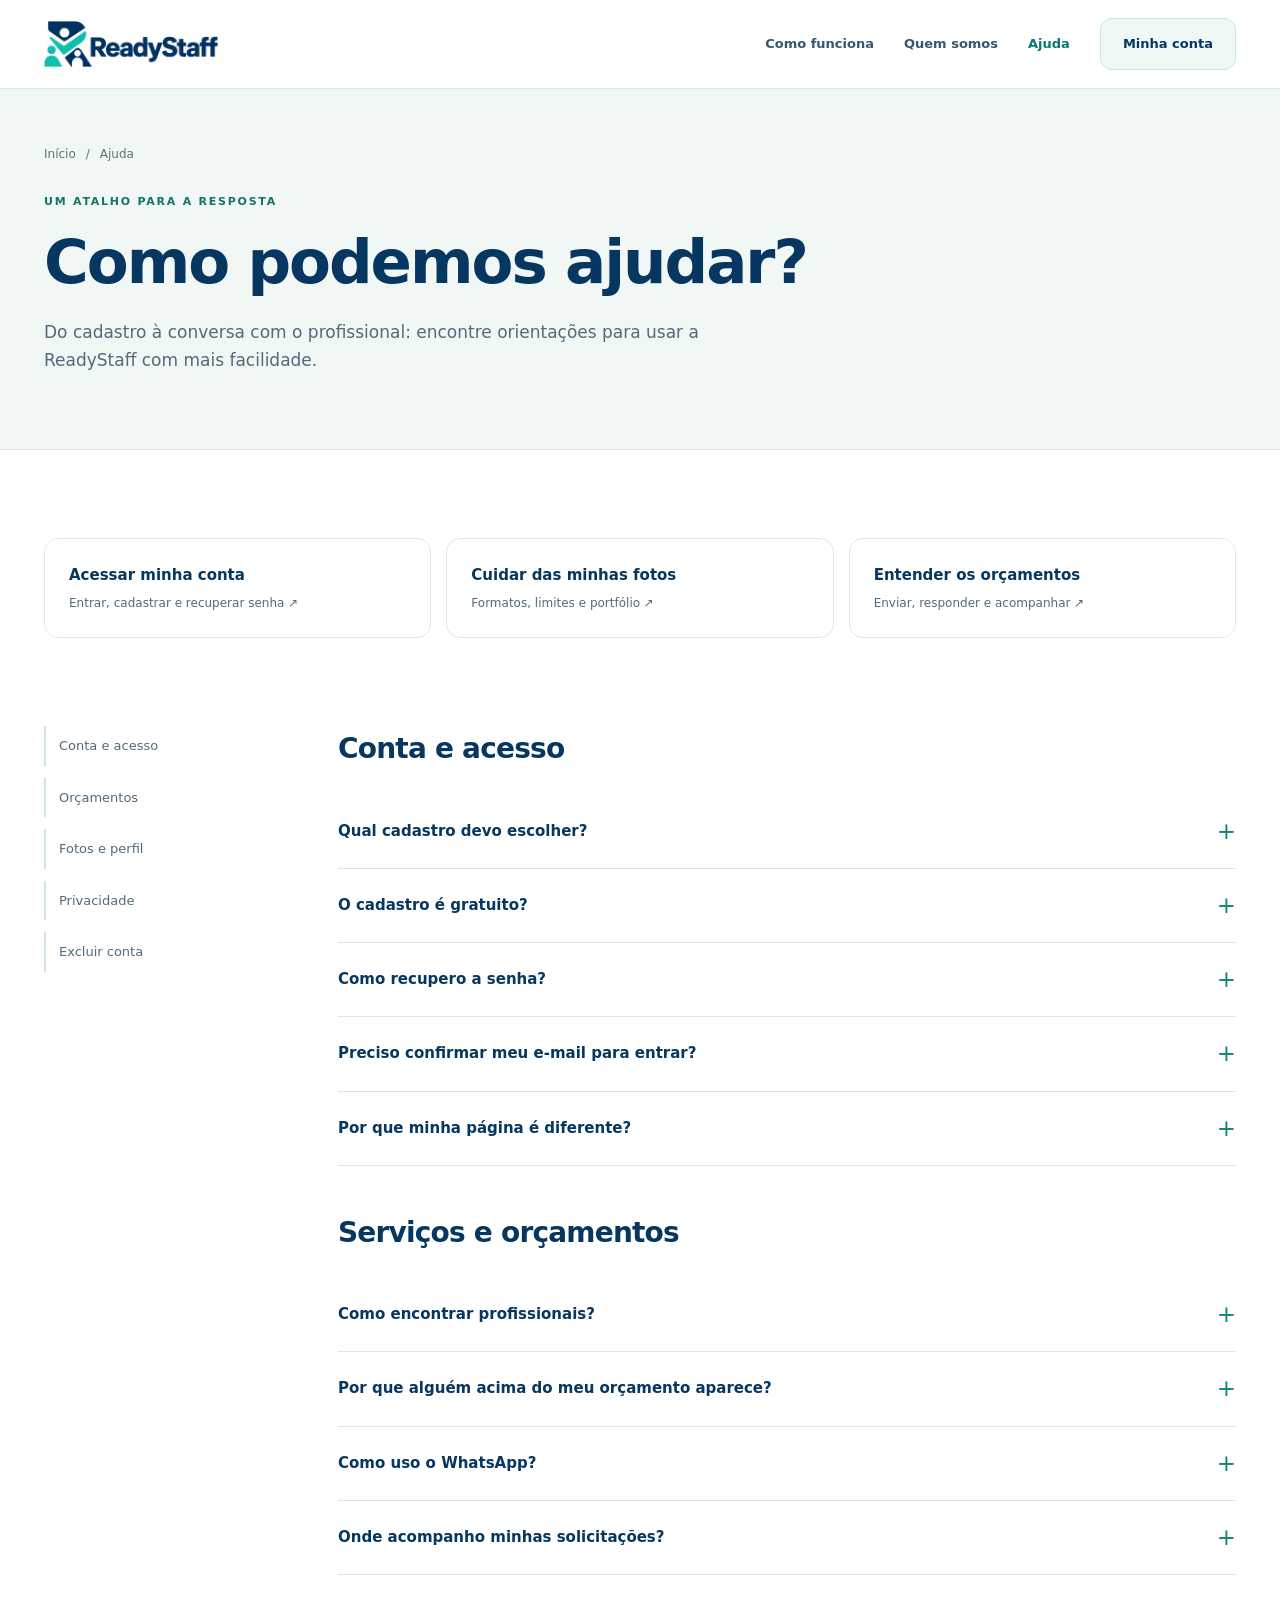
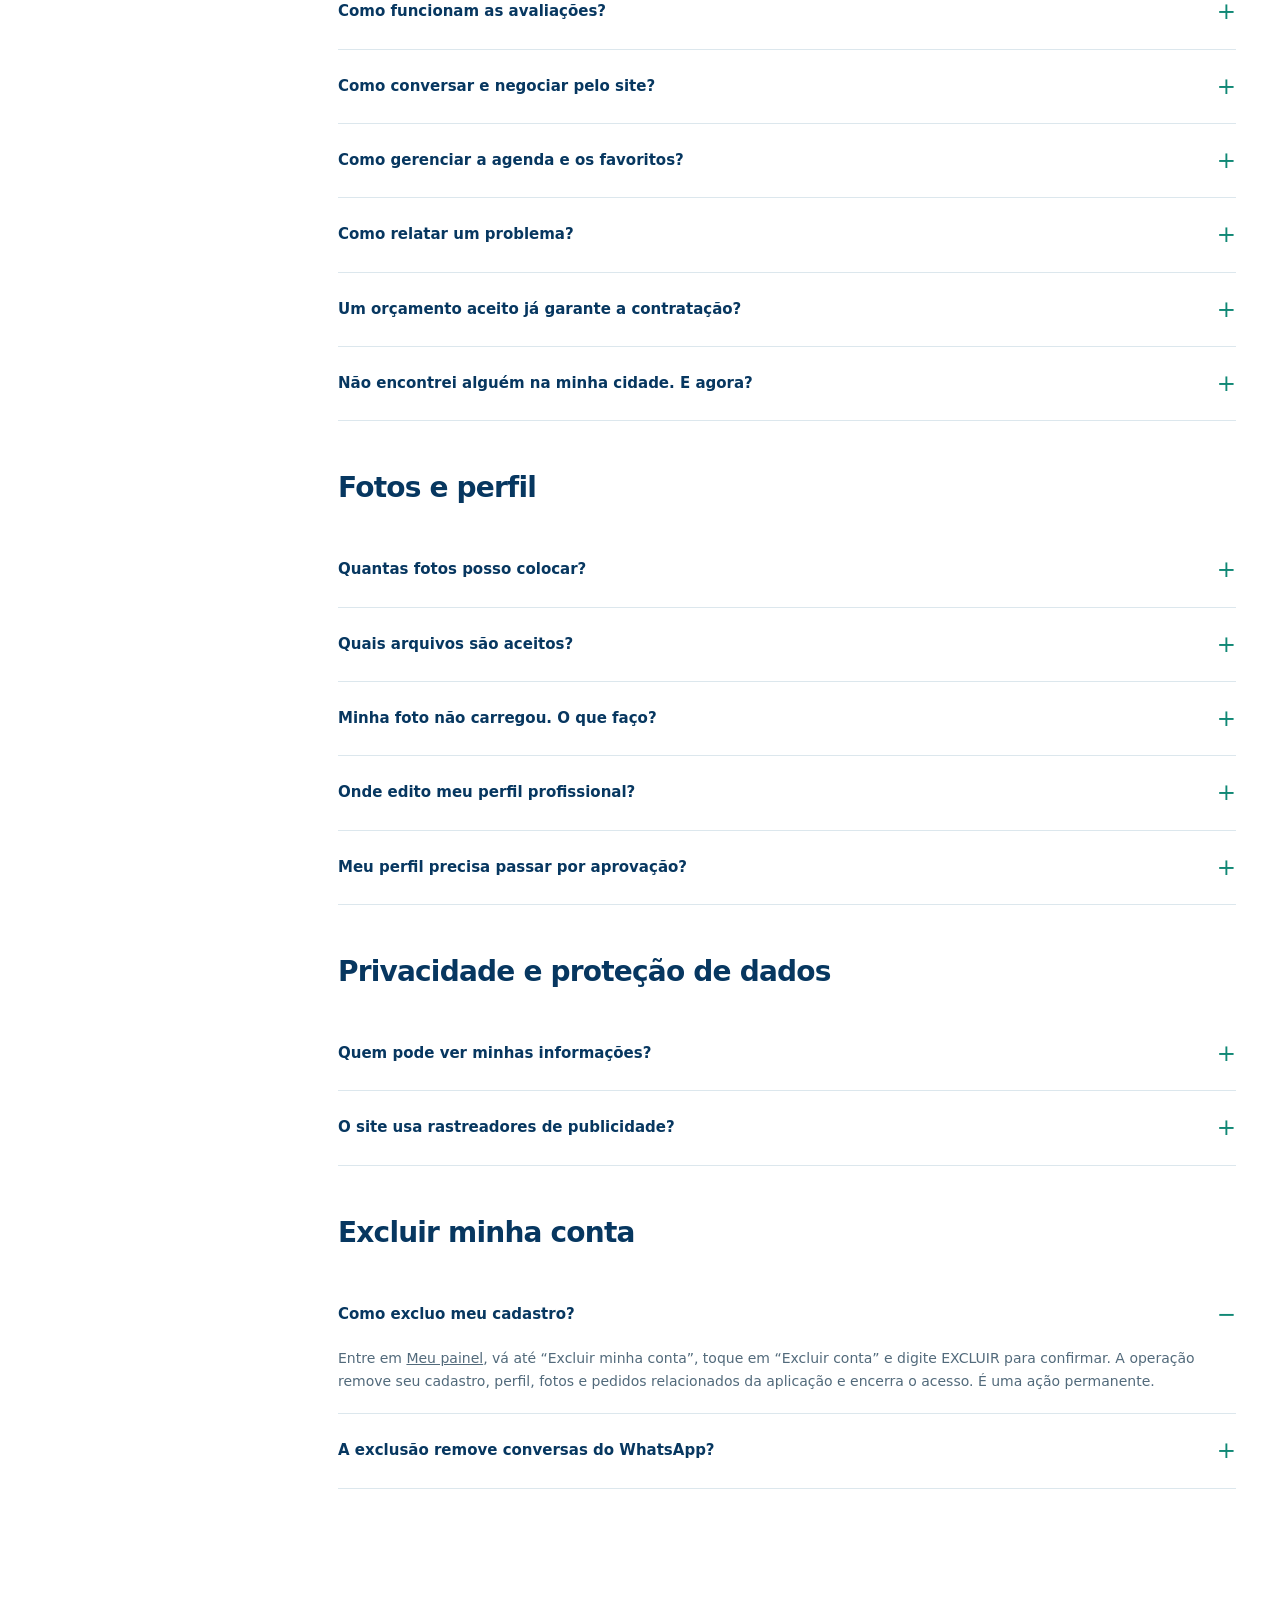
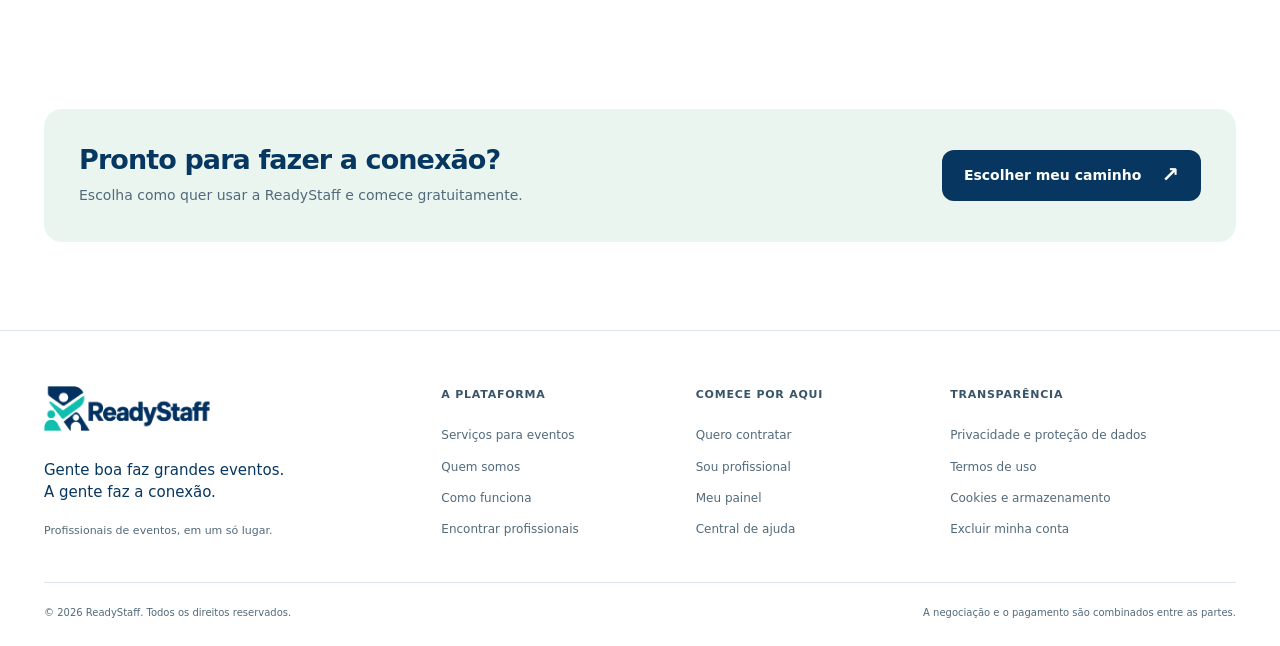
<file: ajuda.html>
<!doctype html>
<html lang="pt-BR"><head><meta charset="utf-8"><meta name="viewport" content="width=device-width,initial-scale=1,viewport-fit=cover">
<title>Central de ajuda — ReadyStaff</title><meta name="description" content="Respostas sobre cadastros, orçamentos, fotos, acesso, privacidade e exclusão de conta na ReadyStaff."><meta name="theme-color" content="#073760"><link rel="canonical" href="https://readystaff.site/ajuda">
<meta property="og:type" content="website"><meta property="og:locale" content="pt_BR"><meta property="og:site_name" content="ReadyStaff"><meta property="og:title" content="Central de ajuda — ReadyStaff"><meta property="og:description" content="Respostas sobre cadastros, orçamentos, fotos, acesso, privacidade e exclusão de conta na ReadyStaff."><meta property="og:url" content="https://readystaff.site/ajuda"><meta property="og:image" content="https://readystaff.site/assets/logo-readystaff.png">
<link rel="icon" type="image/svg+xml" sizes="any" href="assets/favicon-readystaff.svg?v=20260917-1"><link rel="stylesheet" href="base.css?v=20260915-5"><link rel="stylesheet" href="account.css"><link rel="stylesheet" href="platform.css?v=20260915-5"><script src="site.js?v=20260915-5" defer></script><script type="application/ld+json">{"@context":"https://schema.org","@type":"WebPage","url":"https://readystaff.site/ajuda","name":"Central de ajuda — ReadyStaff","inLanguage":"pt-BR","isPartOf":{"@id":"https://readystaff.site/#website"}}</script></head><body class="rs-site rs-content"><a class="skip-link" href="#conteudo">Pular para o conteúdo</a>
<header class="header rs-header"><div class="wrap nav">
<a class="logo" href="index.html" aria-label="ReadyStaff — início"><img src="assets/logo-readystaff.png" alt="ReadyStaff" width="176" height="48"></a>
<button class="menu-toggle" type="button" aria-expanded="false" aria-controls="primary-nav"><span class="menu-bars" aria-hidden="true"></span><span>Menu</span></button>
<nav class="nav-links" id="primary-nav" aria-label="Navegação principal">
<a href="como-funciona.html">Como funciona</a><a href="quem-somos.html">Quem somos</a><a href="ajuda.html">Ajuda</a>
<a class="button nav-account" href="index.html?entrar=1">Minha conta</a>
</nav></div></header><main id="conteudo"><section class="page-hero"><div class="wrap"><nav class="breadcrumb" aria-label="Você está aqui"><a href="index.html">Início</a><span aria-hidden="true">/</span><span>Ajuda</span></nav><p class="eyebrow">Um atalho para a resposta</p><h1 class="display-title">Como podemos ajudar?</h1><p class="section-copy">Do cadastro à conversa com o profissional: encontre orientações para usar a ReadyStaff com mais facilidade.</p></div></section>
<section><div class="wrap help-shortcuts"><a href="#conta">Acessar minha conta <span>Entrar, cadastrar e recuperar senha ↗</span></a><a href="#fotos">Cuidar das minhas fotos <span>Formatos, limites e portfólio ↗</span></a><a href="#orcamentos">Entender os orçamentos <span>Enviar, responder e acompanhar ↗</span></a></div></section>
<section style="padding-top:0"><div class="wrap help-grid"><nav class="page-index" aria-label="Tópicos de ajuda"><a href="#conta">Conta e acesso</a><a href="#orcamentos">Orçamentos</a><a href="#fotos">Fotos e perfil</a><a href="#privacidade">Privacidade</a><a href="#excluir-conta">Excluir conta</a></nav><div>
<div class="help-group faq" id="conta"><h2>Conta e acesso</h2><details><summary>Qual cadastro devo escolher?</summary><p>Se você organiza um evento e procura alguém para trabalhar, escolha “Quero contratar”. Se presta serviços e quer divulgar seu trabalho, escolha “Sou profissional”.</p></details><details><summary>O cadastro é gratuito?</summary><p>Sim. Criar uma conta e publicar um perfil profissional são ações gratuitas. O valor do serviço contratado é definido com o profissional.</p></details><details><summary>Como recupero a senha?</summary><p>Abra <a href="index.html?entrar=1">Entrar</a>, toque em “Esqueci minha senha” e informe o e-mail da conta. Verifique também spam e lixo eletrônico. O link recebido permite criar uma nova senha.</p></details><details><summary>Preciso confirmar meu e-mail para entrar?</summary><p>O cadastro oferece acesso imediato, sem confirmação de e-mail como etapa obrigatória. Use um endereço válido: ele é necessário para recuperar sua senha.</p></details><details><summary>Por que minha página é diferente?</summary><p>O profissional acessa uma área com seu perfil e pedidos recebidos. O contratante usa a busca e acompanha os pedidos enviados. São experiências próprias para cada tipo de conta.</p></details></div>
<div class="help-group faq" id="orcamentos"><h2>Serviços e orçamentos</h2><details><summary>Como encontrar profissionais?</summary><p>Entre como contratante e abra <a href="encontrar.html">Encontrar profissionais</a>. Selecione categoria, cidade, orçamento, data ou avaliação mínima. Você também pode ordenar por preço ou nota e consultar seus favoritos. Abra um perfil para conhecer as informações completas.</p></details><details><summary>Por que alguém acima do meu orçamento aparece?</summary><p>Quem marca “Aceito propostas” pode aparecer para negociação mesmo com um preço inicial acima do valor filtrado. Confirme o total diretamente com a pessoa.</p></details><details><summary>Como uso o WhatsApp?</summary><p>O botão é exibido no perfil quando você está conectado como contratante e o profissional informou um número. A conversa acontece no WhatsApp e segue as regras desse serviço.</p></details><details><summary>Onde acompanho minhas solicitações?</summary><p>Em <a href="painel.html">Meu painel</a>. Você encontra pedidos pendentes, aceitos, recusados ou cancelados. Profissionais podem responder; contratantes podem cancelar pedidos ainda pendentes.</p></details><details><summary>Como funcionam as avaliações?</summary><p>Após o evento e a confirmação do serviço pelas duas partes, cada participante pode publicar uma nota de 1 a 5 estrelas e um comentário opcional. O contratante avalia o profissional e o profissional avalia o contratante. Cada pessoa pode avaliar uma única vez por serviço.</p></details><details><summary>Como conversar e negociar pelo site?</summary><p>Abra as mensagens do orçamento em Meu painel. Envie dúvidas e propostas de valor total. Somente o destinatário pode aceitar ou recusar uma proposta. O combinado fica registrado sem mudar o pedido original; a plataforma não processa pagamentos. A conversa aberta atualiza a cada 30 segundos e também tem um botão de atualização.</p></details><details><summary>Como gerenciar a agenda e os favoritos?</summary><p>Profissionais podem bloquear datas indisponíveis no painel. Contratantes podem salvar perfis pelo botão Favoritar e ativar Somente meus favoritos na busca. Ausência de bloqueio não garante disponibilidade: confirme os detalhes na conversa.</p></details><details><summary>Como relatar um problema?</summary><p>Use Relatar um problema no orçamento. O relato é privado para você e a administração autorizada; não é publicado no perfil. Não envie senhas ou dados sensíveis.</p></details><details><summary>Um orçamento aceito já garante a contratação?</summary><p>Não. Alinhe escopo, disponibilidade, valor final e condições diretamente. A ReadyStaff não recebe pagamentos, não garante a execução e não substitui o combinado entre as partes.</p></details><details><summary>Não encontrei alguém na minha cidade. E agora?</summary><p>Experimente ampliar a região ou retirar um filtro. Cada profissional informa onde está e deve confirmar se atende no local do seu evento.</p></details></div>
<div class="help-group faq" id="fotos"><h2>Fotos e perfil</h2><details><summary>Quantas fotos posso colocar?</summary><p>Contratantes podem adicionar uma foto opcional na conta. Profissionais podem incluir uma foto de perfil e até três fotos opcionais no portfólio, em formato horizontal ou vertical.</p></details><details><summary>Quais arquivos são aceitos?</summary><p>JPG, PNG, WebP e AVIF, com até 12 MB por arquivo original. Até 5 MB, o envio é direto. Arquivos maiores passam por otimização antes do envio.</p></details><details><summary>Minha foto não carregou. O que faço?</summary><p>Confira a conexão e o formato. Tente exportar uma cópia em JPG ou PNG, de preferência com até 5 MB, e selecione novamente. Só renomear a extensão não converte uma imagem. Se houver um erro, a mensagem próxima ao botão indica o problema.</p></details><details><summary>Onde edito meu perfil profissional?</summary><p>Entre no <a href="painel.html">painel</a> e escolha “Editar meu perfil”. Você pode atualizar apresentação, serviços, valores, contato, disponibilidade e fotos.</p></details><details><summary>Meu perfil precisa passar por aprovação?</summary><p>Não há fila de aprovação manual no cadastro. Você é responsável por manter informações verdadeiras e atualizadas. A publicação não representa uma verificação de credenciais pela plataforma.</p></details></div>
<div class="help-group faq" id="privacidade"><h2>Privacidade e proteção de dados</h2><details><summary>Quem pode ver minhas informações?</summary><p>Dados de conta e pedidos têm acesso restrito. Informações que você publica no perfil profissional são destinadas à apresentação dos seus serviços. As imagens usam endereços públicos: evite documentos, informações sensíveis e fotos de terceiros sem autorização. Veja os detalhes na <a href="privacidade.html">Política de privacidade</a>.</p></details><details><summary>O site usa rastreadores de publicidade?</summary><p>Esta versão não inclui scripts próprios de publicidade ou análise de audiência. O navegador guarda informações necessárias para manter sua sessão e preferências de navegação. Consulte <a href="privacidade.html#cookies">Cookies e armazenamento</a>.</p></details></div>
<div class="help-group faq" id="excluir-conta"><h2>Excluir minha conta</h2><details open><summary>Como excluo meu cadastro?</summary><p>Entre em <a href="painel.html">Meu painel</a>, vá até “Excluir minha conta”, toque em “Excluir conta” e digite EXCLUIR para confirmar. A operação remove seu cadastro, perfil, fotos e pedidos relacionados da aplicação e encerra o acesso. É uma ação permanente.</p></details><details><summary>A exclusão remove conversas do WhatsApp?</summary><p>Não. Conversas, downloads e cópias feitas fora da ReadyStaff não são controlados pela plataforma. A exclusão também está sujeita às situações de conservação previstas na legislação e aos ciclos de backup dos fornecedores.</p></details></div>
</div></div></section><section><div class="wrap"><div class="inline-cta"><div><h2>Pronto para fazer a conexão?</h2><p>Escolha como quer usar a ReadyStaff e comece gratuitamente.</p></div><a class="button" href="index.html#comecar">Escolher meu caminho <span aria-hidden="true">↗</span></a></div></div></section></main><footer class="rs-footer"><div class="wrap">
<div class="footer-grid"><div class="footer-brand"><a class="logo" href="index.html"><img src="assets/logo-readystaff.png" alt="ReadyStaff" width="176" height="48"></a><p>Gente boa faz grandes eventos.<br>A gente faz a conexão.</p><span class="footer-tag">Profissionais de eventos, em um só lugar.</span></div>
<nav aria-label="Explore a ReadyStaff"><h2>A plataforma</h2><a href="servicos.html">Serviços para eventos</a><a href="quem-somos.html">Quem somos</a><a href="como-funciona.html">Como funciona</a><a href="encontrar.html">Encontrar profissionais</a></nav>
<nav aria-label="Sua conta"><h2>Comece por aqui</h2><a href="index.html?cadastro=client">Quero contratar</a><a href="index.html?cadastro=professional">Sou profissional</a><a href="painel.html">Meu painel</a><a href="ajuda.html">Central de ajuda</a></nav>
<nav aria-label="Privacidade e termos"><h2>Transparência</h2><a href="privacidade.html">Privacidade e proteção de dados</a><a href="termos.html">Termos de uso</a><a href="privacidade.html#cookies">Cookies e armazenamento</a><a href="ajuda.html#excluir-conta">Excluir minha conta</a></nav></div>
<div class="footer-bottom"><span>© 2026 ReadyStaff. Todos os direitos reservados.</span><span>A negociação e o pagamento são combinados entre as partes.</span></div></div></footer>
<nav class="mobile-dock" aria-label="Atalhos no celular"><a href="index.html"><span aria-hidden="true">⌂</span>Início</a><a href="como-funciona.html"><span aria-hidden="true">◎</span>Como usar</a><a href="ajuda.html"><span aria-hidden="true">?</span>Ajuda</a><a href="index.html?entrar=1"><span aria-hidden="true">↗</span>Minha conta</a></nav></body></html>
</file>
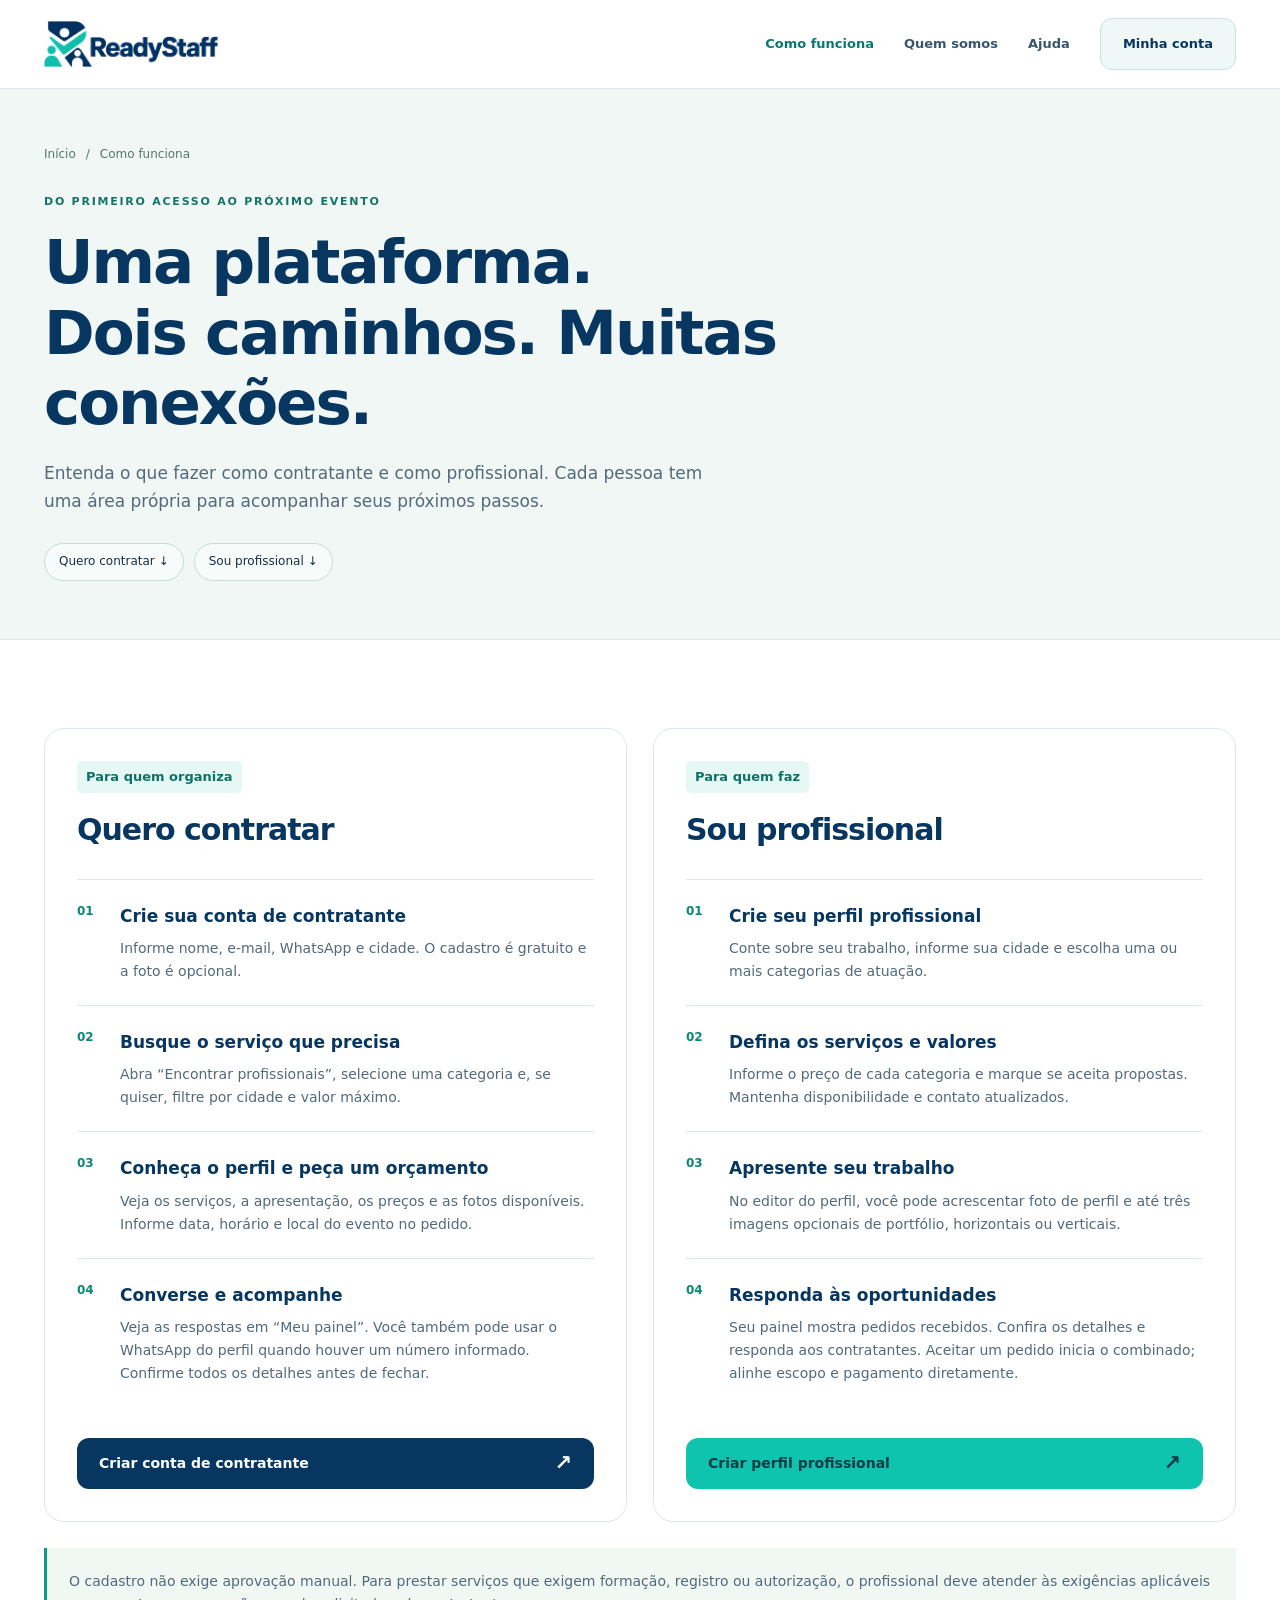
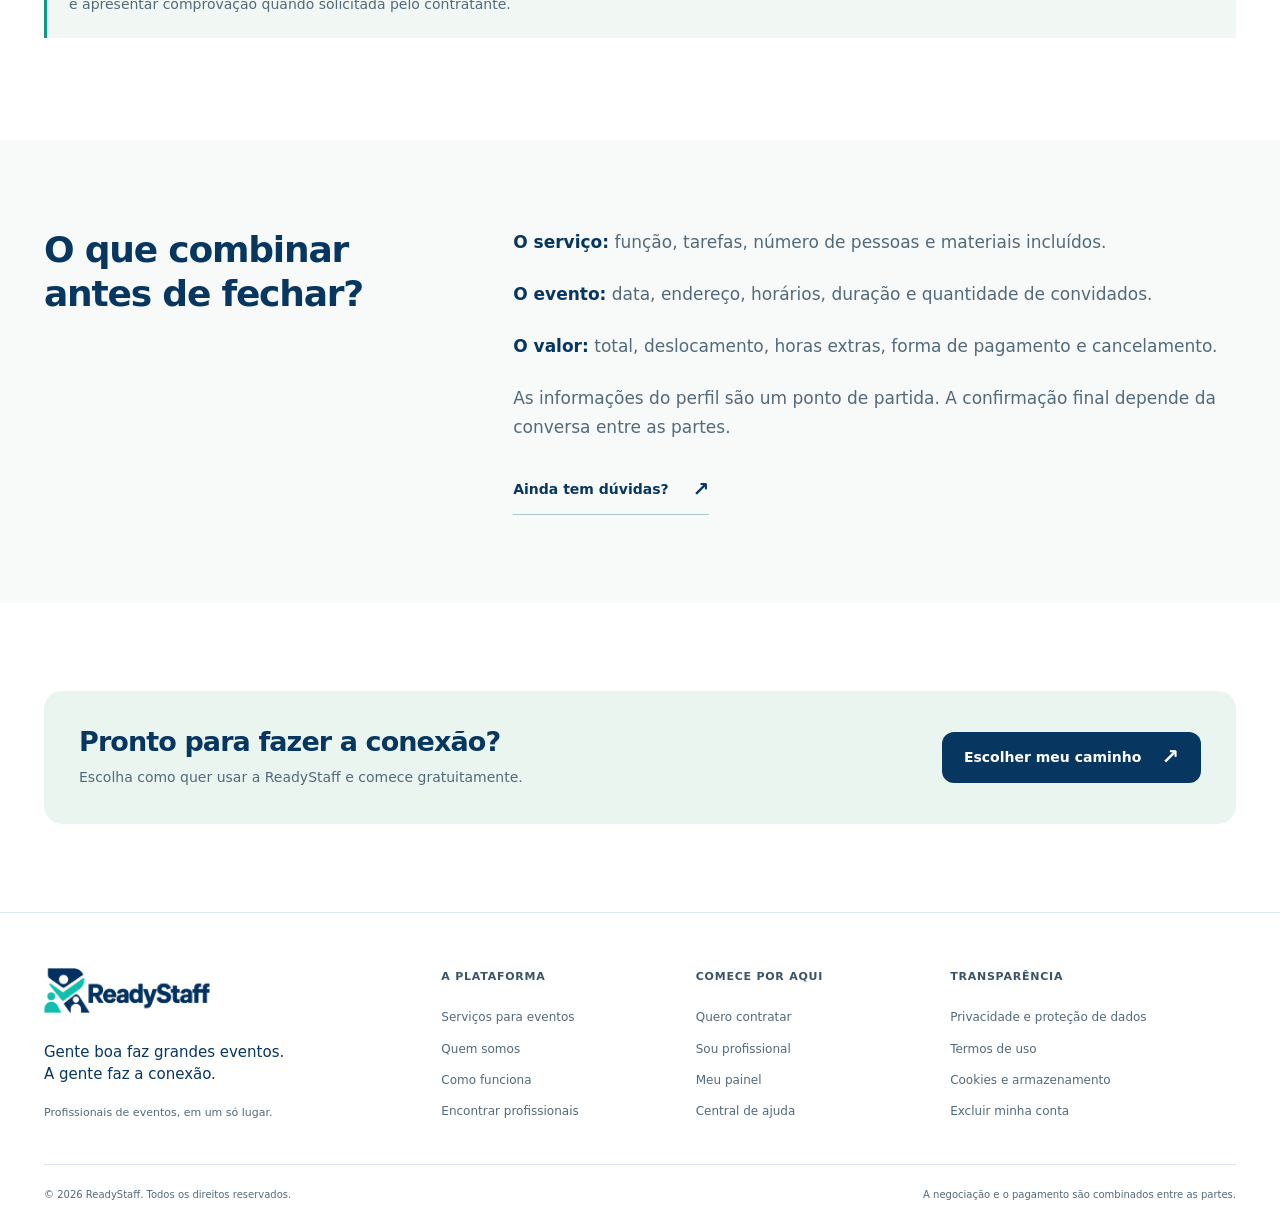
<file: como-funciona.html>
<!doctype html>
<html lang="pt-BR"><head><meta charset="utf-8"><meta name="viewport" content="width=device-width,initial-scale=1,viewport-fit=cover">
<title>Como funciona — ReadyStaff</title><meta name="description" content="Veja como contratar profissionais ou divulgar seus serviços de eventos na ReadyStaff."><meta name="theme-color" content="#073760"><link rel="canonical" href="https://readystaff.site/como-funciona">
<meta property="og:type" content="website"><meta property="og:locale" content="pt_BR"><meta property="og:site_name" content="ReadyStaff"><meta property="og:title" content="Como funciona — ReadyStaff"><meta property="og:description" content="Veja como contratar profissionais ou divulgar seus serviços de eventos na ReadyStaff."><meta property="og:url" content="https://readystaff.site/como-funciona"><meta property="og:image" content="https://readystaff.site/assets/logo-readystaff.png">
<link rel="icon" type="image/svg+xml" sizes="any" href="assets/favicon-readystaff.svg?v=20260917-1"><link rel="stylesheet" href="base.css?v=20260915-5"><link rel="stylesheet" href="account.css"><link rel="stylesheet" href="platform.css?v=20260915-5"><script src="site.js?v=20260915-5" defer></script><script type="application/ld+json">{"@context":"https://schema.org","@type":"WebPage","url":"https://readystaff.site/como-funciona","name":"Como funciona — ReadyStaff","inLanguage":"pt-BR","isPartOf":{"@id":"https://readystaff.site/#website"}}</script></head><body class="rs-site rs-content"><a class="skip-link" href="#conteudo">Pular para o conteúdo</a>
<header class="header rs-header"><div class="wrap nav">
<a class="logo" href="index.html" aria-label="ReadyStaff — início"><img src="assets/logo-readystaff.png" alt="ReadyStaff" width="176" height="48"></a>
<button class="menu-toggle" type="button" aria-expanded="false" aria-controls="primary-nav"><span class="menu-bars" aria-hidden="true"></span><span>Menu</span></button>
<nav class="nav-links" id="primary-nav" aria-label="Navegação principal">
<a href="como-funciona.html">Como funciona</a><a href="quem-somos.html">Quem somos</a><a href="ajuda.html">Ajuda</a>
<a class="button nav-account" href="index.html?entrar=1">Minha conta</a>
</nav></div></header><main id="conteudo"><section class="page-hero"><div class="wrap"><nav class="breadcrumb" aria-label="Você está aqui"><a href="index.html">Início</a><span aria-hidden="true">/</span><span>Como funciona</span></nav><p class="eyebrow">Do primeiro acesso ao próximo evento</p><h1 class="display-title">Uma plataforma.<br>Dois caminhos. Muitas conexões.</h1><p class="section-copy">Entenda o que fazer como contratante e como profissional. Cada pessoa tem uma área própria para acompanhar seus próximos passos.</p><div class="page-tags"><a href="#contratante">Quero contratar ↓</a><a href="#profissional">Sou profissional ↓</a></div></div></section>
<section><div class="wrap"><div class="guide-grid">
<article class="guide" id="contratante"><span class="pill">Para quem organiza</span><h2>Quero contratar</h2><ol><li><h3>Crie sua conta de contratante</h3><p>Informe nome, e-mail, WhatsApp e cidade. O cadastro é gratuito e a foto é opcional.</p></li><li><h3>Busque o serviço que precisa</h3><p>Abra “Encontrar profissionais”, selecione uma categoria e, se quiser, filtre por cidade e valor máximo.</p></li><li><h3>Conheça o perfil e peça um orçamento</h3><p>Veja os serviços, a apresentação, os preços e as fotos disponíveis. Informe data, horário e local do evento no pedido.</p></li><li><h3>Converse e acompanhe</h3><p>Veja as respostas em “Meu painel”. Você também pode usar o WhatsApp do perfil quando houver um número informado. Confirme todos os detalhes antes de fechar.</p></li></ol><a class="button" href="index.html?cadastro=client">Criar conta de contratante <span aria-hidden="true">↗</span></a></article>
<article class="guide" id="profissional"><span class="pill">Para quem faz</span><h2>Sou profissional</h2><ol><li><h3>Crie seu perfil profissional</h3><p>Conte sobre seu trabalho, informe sua cidade e escolha uma ou mais categorias de atuação.</p></li><li><h3>Defina os serviços e valores</h3><p>Informe o preço de cada categoria e marque se aceita propostas. Mantenha disponibilidade e contato atualizados.</p></li><li><h3>Apresente seu trabalho</h3><p>No editor do perfil, você pode acrescentar foto de perfil e até três imagens opcionais de portfólio, horizontais ou verticais.</p></li><li><h3>Responda às oportunidades</h3><p>Seu painel mostra pedidos recebidos. Confira os detalhes e responda aos contratantes. Aceitar um pedido inicia o combinado; alinhe escopo e pagamento diretamente.</p></li></ol><a class="button teal" href="index.html?cadastro=professional">Criar perfil profissional <span aria-hidden="true">↗</span></a></article>
</div><p class="guide-note">O cadastro não exige aprovação manual. Para prestar serviços que exigem formação, registro ou autorização, o profissional deve atender às exigências aplicáveis e apresentar comprovação quando solicitada pelo contratante.</p></div></section>
<section class="soft-section"><div class="wrap editorial-grid"><h2>O que combinar<br>antes de fechar?</h2><div class="editorial-copy"><p><strong>O serviço:</strong> função, tarefas, número de pessoas e materiais incluídos.</p><p><strong>O evento:</strong> data, endereço, horários, duração e quantidade de convidados.</p><p><strong>O valor:</strong> total, deslocamento, horas extras, forma de pagamento e cancelamento.</p><p>As informações do perfil são um ponto de partida. A confirmação final depende da conversa entre as partes.</p><a class="text-link" href="ajuda.html">Ainda tem dúvidas? <span aria-hidden="true">↗</span></a></div></div></section><section><div class="wrap"><div class="inline-cta"><div><h2>Pronto para fazer a conexão?</h2><p>Escolha como quer usar a ReadyStaff e comece gratuitamente.</p></div><a class="button" href="index.html#comecar">Escolher meu caminho <span aria-hidden="true">↗</span></a></div></div></section></main><footer class="rs-footer"><div class="wrap">
<div class="footer-grid"><div class="footer-brand"><a class="logo" href="index.html"><img src="assets/logo-readystaff.png" alt="ReadyStaff" width="176" height="48"></a><p>Gente boa faz grandes eventos.<br>A gente faz a conexão.</p><span class="footer-tag">Profissionais de eventos, em um só lugar.</span></div>
<nav aria-label="Explore a ReadyStaff"><h2>A plataforma</h2><a href="servicos.html">Serviços para eventos</a><a href="quem-somos.html">Quem somos</a><a href="como-funciona.html">Como funciona</a><a href="encontrar.html">Encontrar profissionais</a></nav>
<nav aria-label="Sua conta"><h2>Comece por aqui</h2><a href="index.html?cadastro=client">Quero contratar</a><a href="index.html?cadastro=professional">Sou profissional</a><a href="painel.html">Meu painel</a><a href="ajuda.html">Central de ajuda</a></nav>
<nav aria-label="Privacidade e termos"><h2>Transparência</h2><a href="privacidade.html">Privacidade e proteção de dados</a><a href="termos.html">Termos de uso</a><a href="privacidade.html#cookies">Cookies e armazenamento</a><a href="ajuda.html#excluir-conta">Excluir minha conta</a></nav></div>
<div class="footer-bottom"><span>© 2026 ReadyStaff. Todos os direitos reservados.</span><span>A negociação e o pagamento são combinados entre as partes.</span></div></div></footer>
<nav class="mobile-dock" aria-label="Atalhos no celular"><a href="index.html"><span aria-hidden="true">⌂</span>Início</a><a href="como-funciona.html"><span aria-hidden="true">◎</span>Como usar</a><a href="ajuda.html"><span aria-hidden="true">?</span>Ajuda</a><a href="index.html?entrar=1"><span aria-hidden="true">↗</span>Minha conta</a></nav></body></html>
</file>
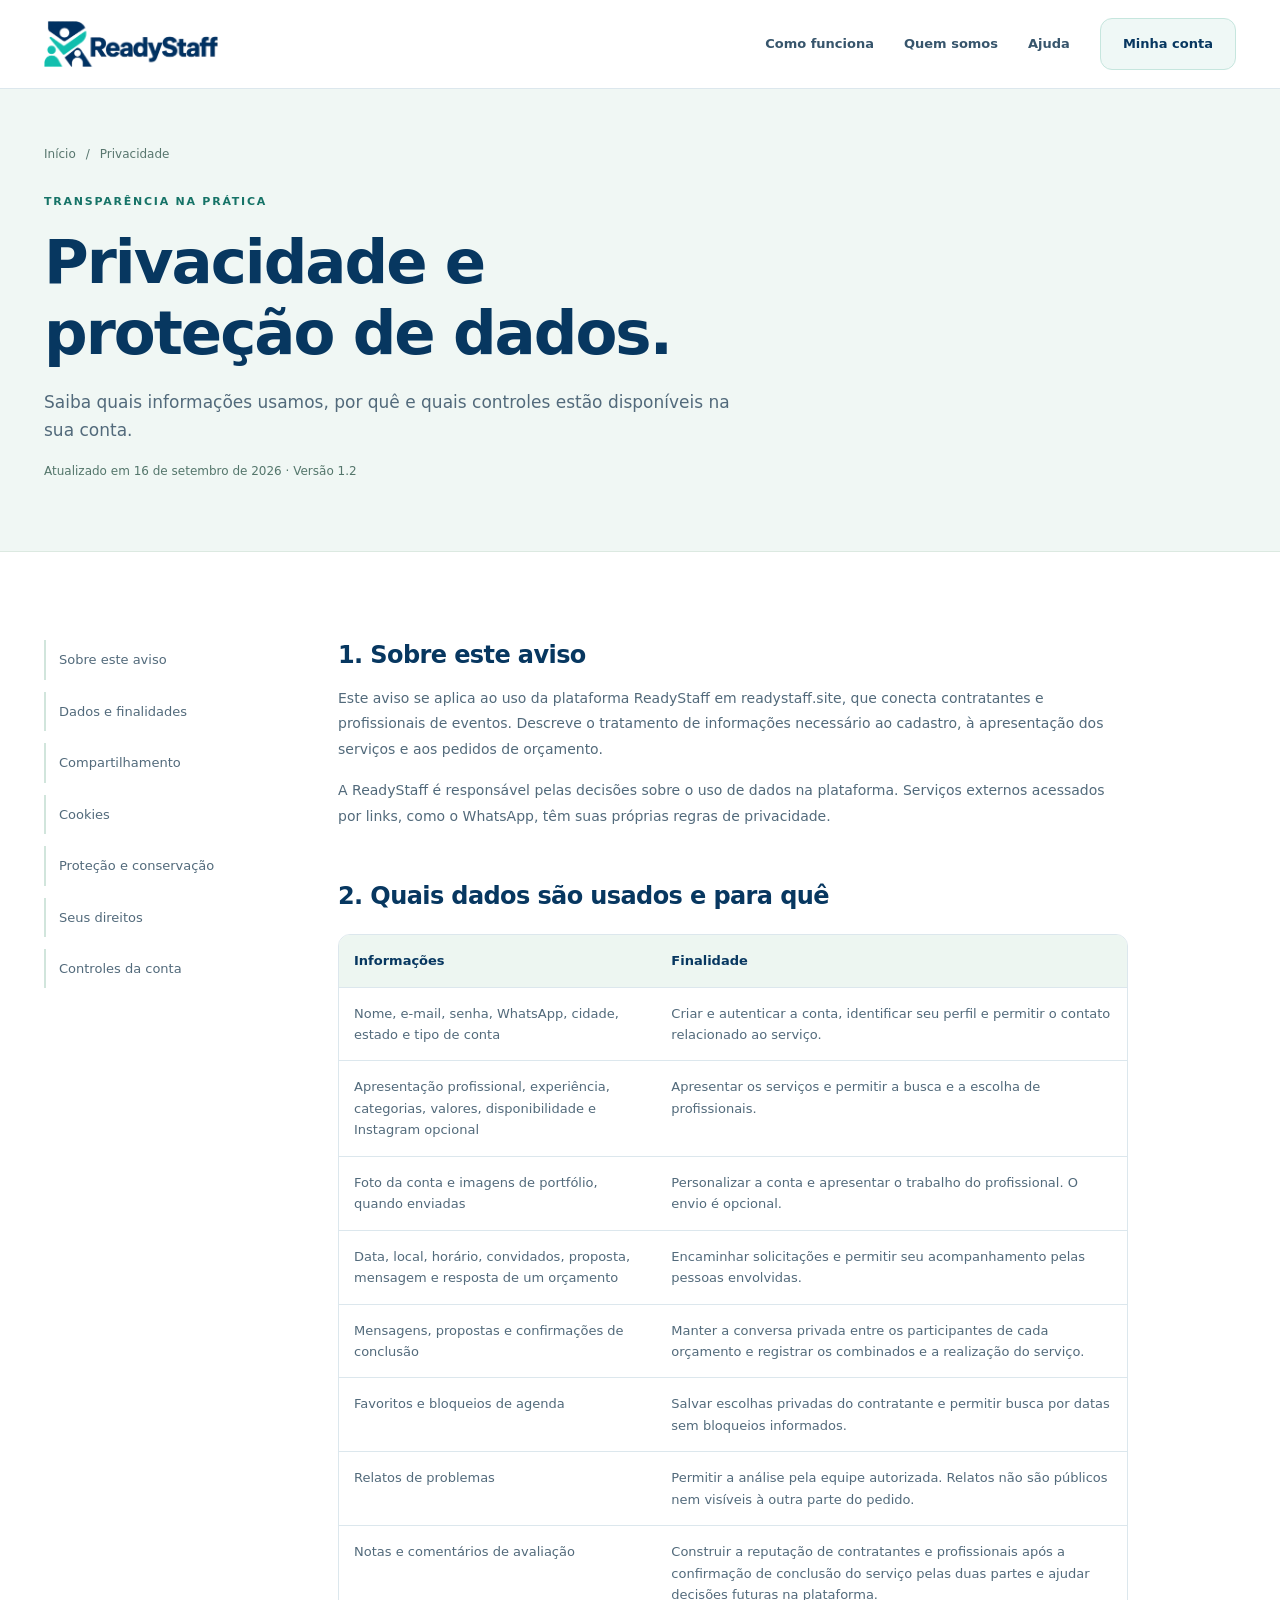
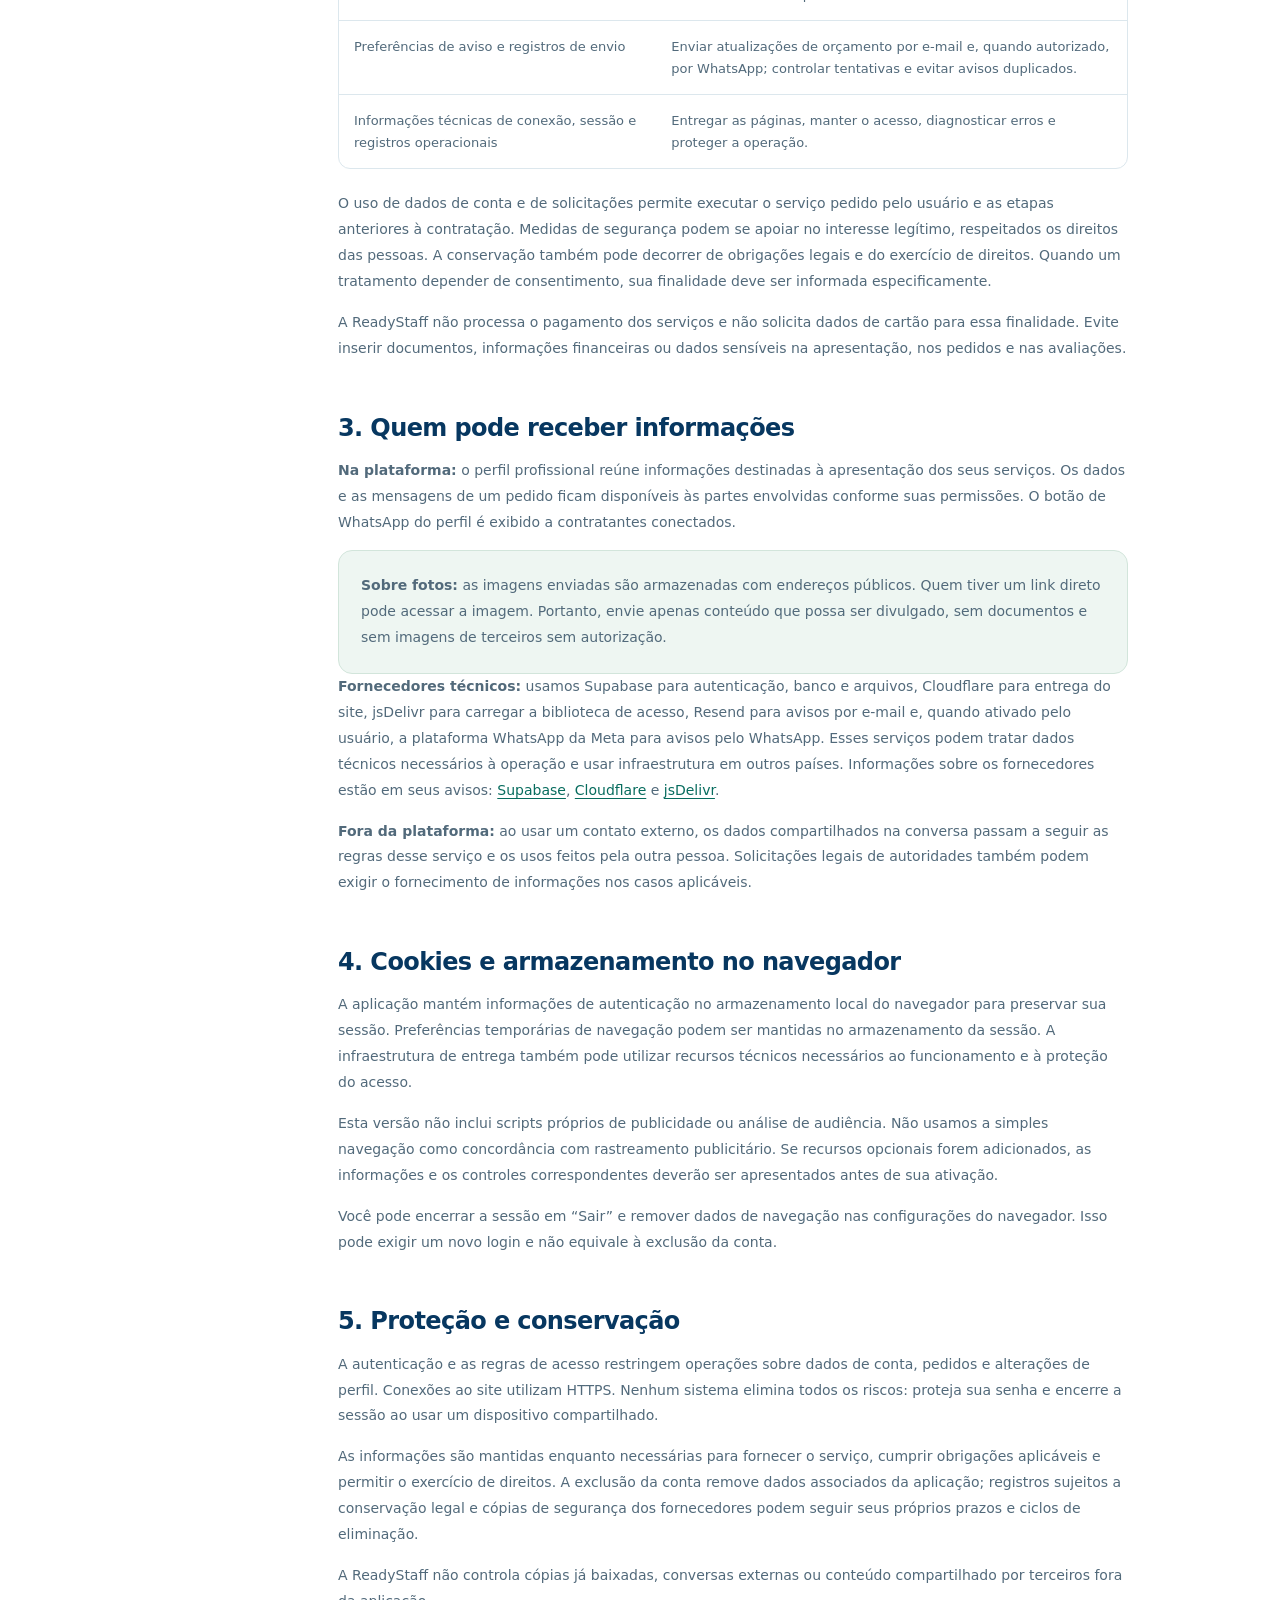
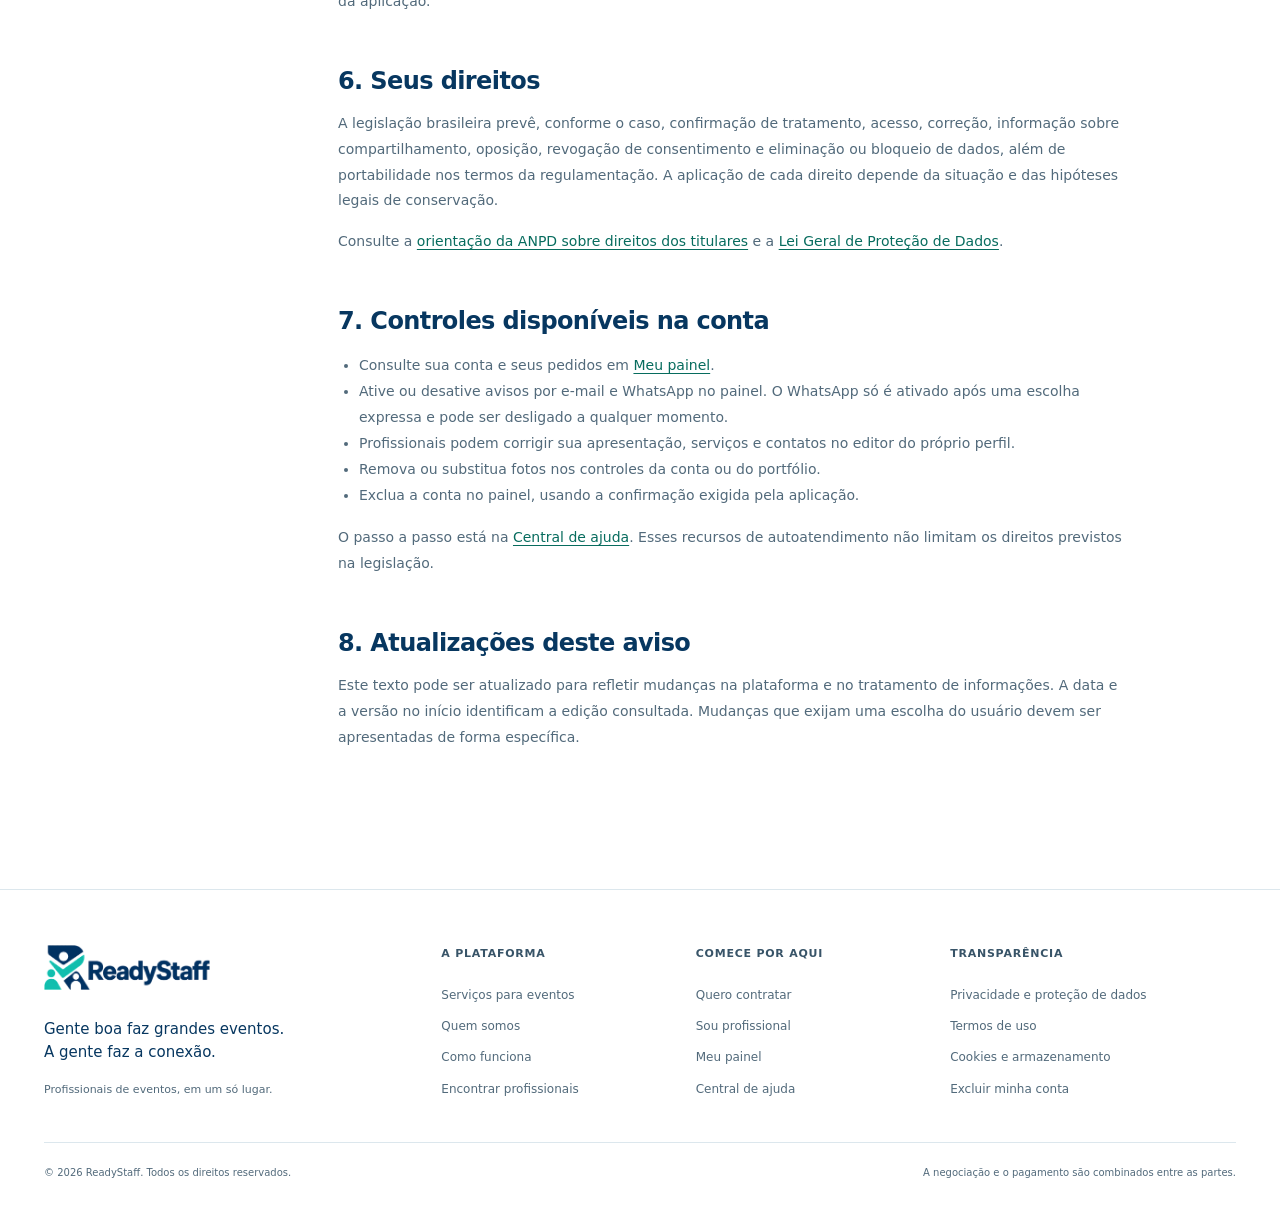
<file: privacidade.html>
<!doctype html>
<html lang="pt-BR"><head><meta charset="utf-8"><meta name="viewport" content="width=device-width,initial-scale=1,viewport-fit=cover">
<title>Privacidade e proteção de dados — ReadyStaff</title><meta name="description" content="Conheça como a ReadyStaff trata dados de conta, perfis, fotos e pedidos de orçamento, e quais controles estão disponíveis."><meta name="theme-color" content="#073760"><link rel="canonical" href="https://readystaff.site/privacidade">
<meta property="og:type" content="website"><meta property="og:locale" content="pt_BR"><meta property="og:site_name" content="ReadyStaff"><meta property="og:title" content="Privacidade e proteção de dados — ReadyStaff"><meta property="og:description" content="Conheça como a ReadyStaff trata dados de conta, perfis, fotos e pedidos de orçamento, e quais controles estão disponíveis."><meta property="og:url" content="https://readystaff.site/privacidade"><meta property="og:image" content="https://readystaff.site/assets/logo-readystaff.png">
<link rel="icon" type="image/svg+xml" sizes="any" href="assets/favicon-readystaff.svg?v=20260917-1"><link rel="stylesheet" href="base.css?v=20260915-5"><link rel="stylesheet" href="account.css"><link rel="stylesheet" href="platform.css?v=20260915-5"><script src="site.js?v=20260915-5" defer></script><script type="application/ld+json">{"@context":"https://schema.org","@type":"WebPage","url":"https://readystaff.site/privacidade","name":"Privacidade e proteção de dados — ReadyStaff","inLanguage":"pt-BR","isPartOf":{"@id":"https://readystaff.site/#website"}}</script></head><body class="rs-site rs-content"><a class="skip-link" href="#conteudo">Pular para o conteúdo</a>
<header class="header rs-header"><div class="wrap nav">
<a class="logo" href="index.html" aria-label="ReadyStaff — início"><img src="assets/logo-readystaff.png" alt="ReadyStaff" width="176" height="48"></a>
<button class="menu-toggle" type="button" aria-expanded="false" aria-controls="primary-nav"><span class="menu-bars" aria-hidden="true"></span><span>Menu</span></button>
<nav class="nav-links" id="primary-nav" aria-label="Navegação principal">
<a href="como-funciona.html">Como funciona</a><a href="quem-somos.html">Quem somos</a><a href="ajuda.html">Ajuda</a>
<a class="button nav-account" href="index.html?entrar=1">Minha conta</a>
</nav></div></header><main id="conteudo"><section class="page-hero"><div class="wrap"><nav class="breadcrumb" aria-label="Você está aqui"><a href="index.html">Início</a><span aria-hidden="true">/</span><span>Privacidade</span></nav><p class="eyebrow">Transparência na prática</p><h1 class="display-title">Privacidade e<br>proteção de dados.</h1><p class="section-copy">Saiba quais informações usamos, por quê e quais controles estão disponíveis na sua conta.</p><p class="legal-meta">Atualizado em 16 de setembro de 2026 · Versão 1.2</p></div></section>
<section><div class="wrap legal-grid"><nav class="page-index" aria-label="Nesta política"><a href="#responsavel">Sobre este aviso</a><a href="#dados">Dados e finalidades</a><a href="#compartilhamento">Compartilhamento</a><a href="#cookies">Cookies</a><a href="#protecao">Proteção e conservação</a><a href="#direitos">Seus direitos</a><a href="#controles">Controles da conta</a></nav>
<article class="legal-copy">
<section id="responsavel"><h2>1. Sobre este aviso</h2><p>Este aviso se aplica ao uso da plataforma ReadyStaff em readystaff.site, que conecta contratantes e profissionais de eventos. Descreve o tratamento de informações necessário ao cadastro, à apresentação dos serviços e aos pedidos de orçamento.</p><p>A ReadyStaff é responsável pelas decisões sobre o uso de dados na plataforma. Serviços externos acessados por links, como o WhatsApp, têm suas próprias regras de privacidade.</p><!-- Completar a identificação jurídica do controlador e o canal oficial de privacidade com dados confirmados pelo responsável. Não inventar CNPJ, endereço, encarregado ou e-mail. --></section>
<section id="dados"><h2>2. Quais dados são usados e para quê</h2><div class="table-scroll" role="region" aria-label="Dados e finalidades" tabindex="0"><table><thead><tr><th scope="col">Informações</th><th scope="col">Finalidade</th></tr></thead><tbody><tr><td>Nome, e-mail, senha, WhatsApp, cidade, estado e tipo de conta</td><td>Criar e autenticar a conta, identificar seu perfil e permitir o contato relacionado ao serviço.</td></tr><tr><td>Apresentação profissional, experiência, categorias, valores, disponibilidade e Instagram opcional</td><td>Apresentar os serviços e permitir a busca e a escolha de profissionais.</td></tr><tr><td>Foto da conta e imagens de portfólio, quando enviadas</td><td>Personalizar a conta e apresentar o trabalho do profissional. O envio é opcional.</td></tr><tr><td>Data, local, horário, convidados, proposta, mensagem e resposta de um orçamento</td><td>Encaminhar solicitações e permitir seu acompanhamento pelas pessoas envolvidas.</td></tr><tr><td>Mensagens, propostas e confirmações de conclusão</td><td>Manter a conversa privada entre os participantes de cada orçamento e registrar os combinados e a realização do serviço.</td></tr><tr><td>Favoritos e bloqueios de agenda</td><td>Salvar escolhas privadas do contratante e permitir busca por datas sem bloqueios informados.</td></tr><tr><td>Relatos de problemas</td><td>Permitir a análise pela equipe autorizada. Relatos não são públicos nem visíveis à outra parte do pedido.</td></tr><tr><td>Notas e comentários de avaliação</td><td>Construir a reputação de contratantes e profissionais após a confirmação de conclusão do serviço pelas duas partes e ajudar decisões futuras na plataforma.</td></tr><tr><td>Preferências de aviso e registros de envio</td><td>Enviar atualizações de orçamento por e-mail e, quando autorizado, por WhatsApp; controlar tentativas e evitar avisos duplicados.</td></tr><tr><td>Informações técnicas de conexão, sessão e registros operacionais</td><td>Entregar as páginas, manter o acesso, diagnosticar erros e proteger a operação.</td></tr></tbody></table></div><p>O uso de dados de conta e de solicitações permite executar o serviço pedido pelo usuário e as etapas anteriores à contratação. Medidas de segurança podem se apoiar no interesse legítimo, respeitados os direitos das pessoas. A conservação também pode decorrer de obrigações legais e do exercício de direitos. Quando um tratamento depender de consentimento, sua finalidade deve ser informada especificamente.</p><p>A ReadyStaff não processa o pagamento dos serviços e não solicita dados de cartão para essa finalidade. Evite inserir documentos, informações financeiras ou dados sensíveis na apresentação, nos pedidos e nas avaliações.</p></section>
<section id="compartilhamento"><h2>3. Quem pode receber informações</h2><p><strong>Na plataforma:</strong> o perfil profissional reúne informações destinadas à apresentação dos seus serviços. Os dados e as mensagens de um pedido ficam disponíveis às partes envolvidas conforme suas permissões. O botão de WhatsApp do perfil é exibido a contratantes conectados.</p><div class="disclosure"><p><strong>Sobre fotos:</strong> as imagens enviadas são armazenadas com endereços públicos. Quem tiver um link direto pode acessar a imagem. Portanto, envie apenas conteúdo que possa ser divulgado, sem documentos e sem imagens de terceiros sem autorização.</p></div><p><strong>Fornecedores técnicos:</strong> usamos Supabase para autenticação, banco e arquivos, Cloudflare para entrega do site, jsDelivr para carregar a biblioteca de acesso, Resend para avisos por e-mail e, quando ativado pelo usuário, a plataforma WhatsApp da Meta para avisos pelo WhatsApp. Esses serviços podem tratar dados técnicos necessários à operação e usar infraestrutura em outros países. Informações sobre os fornecedores estão em seus avisos: <a href="https://supabase.com/privacy" target="_blank" rel="noopener">Supabase</a>, <a href="https://www.cloudflare.com/privacypolicy/" target="_blank" rel="noopener">Cloudflare</a> e <a href="https://www.jsdelivr.com/terms/privacy-policy" target="_blank" rel="noopener">jsDelivr</a>.</p><p><strong>Fora da plataforma:</strong> ao usar um contato externo, os dados compartilhados na conversa passam a seguir as regras desse serviço e os usos feitos pela outra pessoa. Solicitações legais de autoridades também podem exigir o fornecimento de informações nos casos aplicáveis.</p></section>
<section id="cookies"><h2>4. Cookies e armazenamento no navegador</h2><p>A aplicação mantém informações de autenticação no armazenamento local do navegador para preservar sua sessão. Preferências temporárias de navegação podem ser mantidas no armazenamento da sessão. A infraestrutura de entrega também pode utilizar recursos técnicos necessários ao funcionamento e à proteção do acesso.</p><p>Esta versão não inclui scripts próprios de publicidade ou análise de audiência. Não usamos a simples navegação como concordância com rastreamento publicitário. Se recursos opcionais forem adicionados, as informações e os controles correspondentes deverão ser apresentados antes de sua ativação.</p><p>Você pode encerrar a sessão em “Sair” e remover dados de navegação nas configurações do navegador. Isso pode exigir um novo login e não equivale à exclusão da conta.</p></section>
<section id="protecao"><h2>5. Proteção e conservação</h2><p>A autenticação e as regras de acesso restringem operações sobre dados de conta, pedidos e alterações de perfil. Conexões ao site utilizam HTTPS. Nenhum sistema elimina todos os riscos: proteja sua senha e encerre a sessão ao usar um dispositivo compartilhado.</p><p>As informações são mantidas enquanto necessárias para fornecer o serviço, cumprir obrigações aplicáveis e permitir o exercício de direitos. A exclusão da conta remove dados associados da aplicação; registros sujeitos a conservação legal e cópias de segurança dos fornecedores podem seguir seus próprios prazos e ciclos de eliminação.</p><p>A ReadyStaff não controla cópias já baixadas, conversas externas ou conteúdo compartilhado por terceiros fora da aplicação.</p></section>
<section id="direitos"><h2>6. Seus direitos</h2><p>A legislação brasileira prevê, conforme o caso, confirmação de tratamento, acesso, correção, informação sobre compartilhamento, oposição, revogação de consentimento e eliminação ou bloqueio de dados, além de portabilidade nos termos da regulamentação. A aplicação de cada direito depende da situação e das hipóteses legais de conservação.</p><p>Consulte a <a href="https://www.gov.br/anpd/pt-br/assuntos/titular-de-dados-1/direito-dos-titulares" target="_blank" rel="noopener">orientação da ANPD sobre direitos dos titulares</a> e a <a href="https://www.planalto.gov.br/ccivil_03/_ato2015-2018/2018/lei/L13709compilado.htm" target="_blank" rel="noopener">Lei Geral de Proteção de Dados</a>.</p></section>
<section id="controles"><h2>7. Controles disponíveis na conta</h2><ul><li>Consulte sua conta e seus pedidos em <a href="painel.html">Meu painel</a>.</li><li>Ative ou desative avisos por e-mail e WhatsApp no painel. O WhatsApp só é ativado após uma escolha expressa e pode ser desligado a qualquer momento.</li><li>Profissionais podem corrigir sua apresentação, serviços e contatos no editor do próprio perfil.</li><li>Remova ou substitua fotos nos controles da conta ou do portfólio.</li><li>Exclua a conta no painel, usando a confirmação exigida pela aplicação.</li></ul><p>O passo a passo está na <a href="ajuda.html#privacidade">Central de ajuda</a>. Esses recursos de autoatendimento não limitam os direitos previstos na legislação.</p></section>
<section><h2>8. Atualizações deste aviso</h2><p>Este texto pode ser atualizado para refletir mudanças na plataforma e no tratamento de informações. A data e a versão no início identificam a edição consultada. Mudanças que exijam uma escolha do usuário devem ser apresentadas de forma específica.</p></section>
</article></div></section></main><footer class="rs-footer"><div class="wrap">
<div class="footer-grid"><div class="footer-brand"><a class="logo" href="index.html"><img src="assets/logo-readystaff.png" alt="ReadyStaff" width="176" height="48"></a><p>Gente boa faz grandes eventos.<br>A gente faz a conexão.</p><span class="footer-tag">Profissionais de eventos, em um só lugar.</span></div>
<nav aria-label="Explore a ReadyStaff"><h2>A plataforma</h2><a href="servicos.html">Serviços para eventos</a><a href="quem-somos.html">Quem somos</a><a href="como-funciona.html">Como funciona</a><a href="encontrar.html">Encontrar profissionais</a></nav>
<nav aria-label="Sua conta"><h2>Comece por aqui</h2><a href="index.html?cadastro=client">Quero contratar</a><a href="index.html?cadastro=professional">Sou profissional</a><a href="painel.html">Meu painel</a><a href="ajuda.html">Central de ajuda</a></nav>
<nav aria-label="Privacidade e termos"><h2>Transparência</h2><a href="privacidade.html">Privacidade e proteção de dados</a><a href="termos.html">Termos de uso</a><a href="privacidade.html#cookies">Cookies e armazenamento</a><a href="ajuda.html#excluir-conta">Excluir minha conta</a></nav></div>
<div class="footer-bottom"><span>© 2026 ReadyStaff. Todos os direitos reservados.</span><span>A negociação e o pagamento são combinados entre as partes.</span></div></div></footer>
<nav class="mobile-dock" aria-label="Atalhos no celular"><a href="index.html"><span aria-hidden="true">⌂</span>Início</a><a href="como-funciona.html"><span aria-hidden="true">◎</span>Como usar</a><a href="ajuda.html"><span aria-hidden="true">?</span>Ajuda</a><a href="index.html?entrar=1"><span aria-hidden="true">↗</span>Minha conta</a></nav></body></html>
</file>
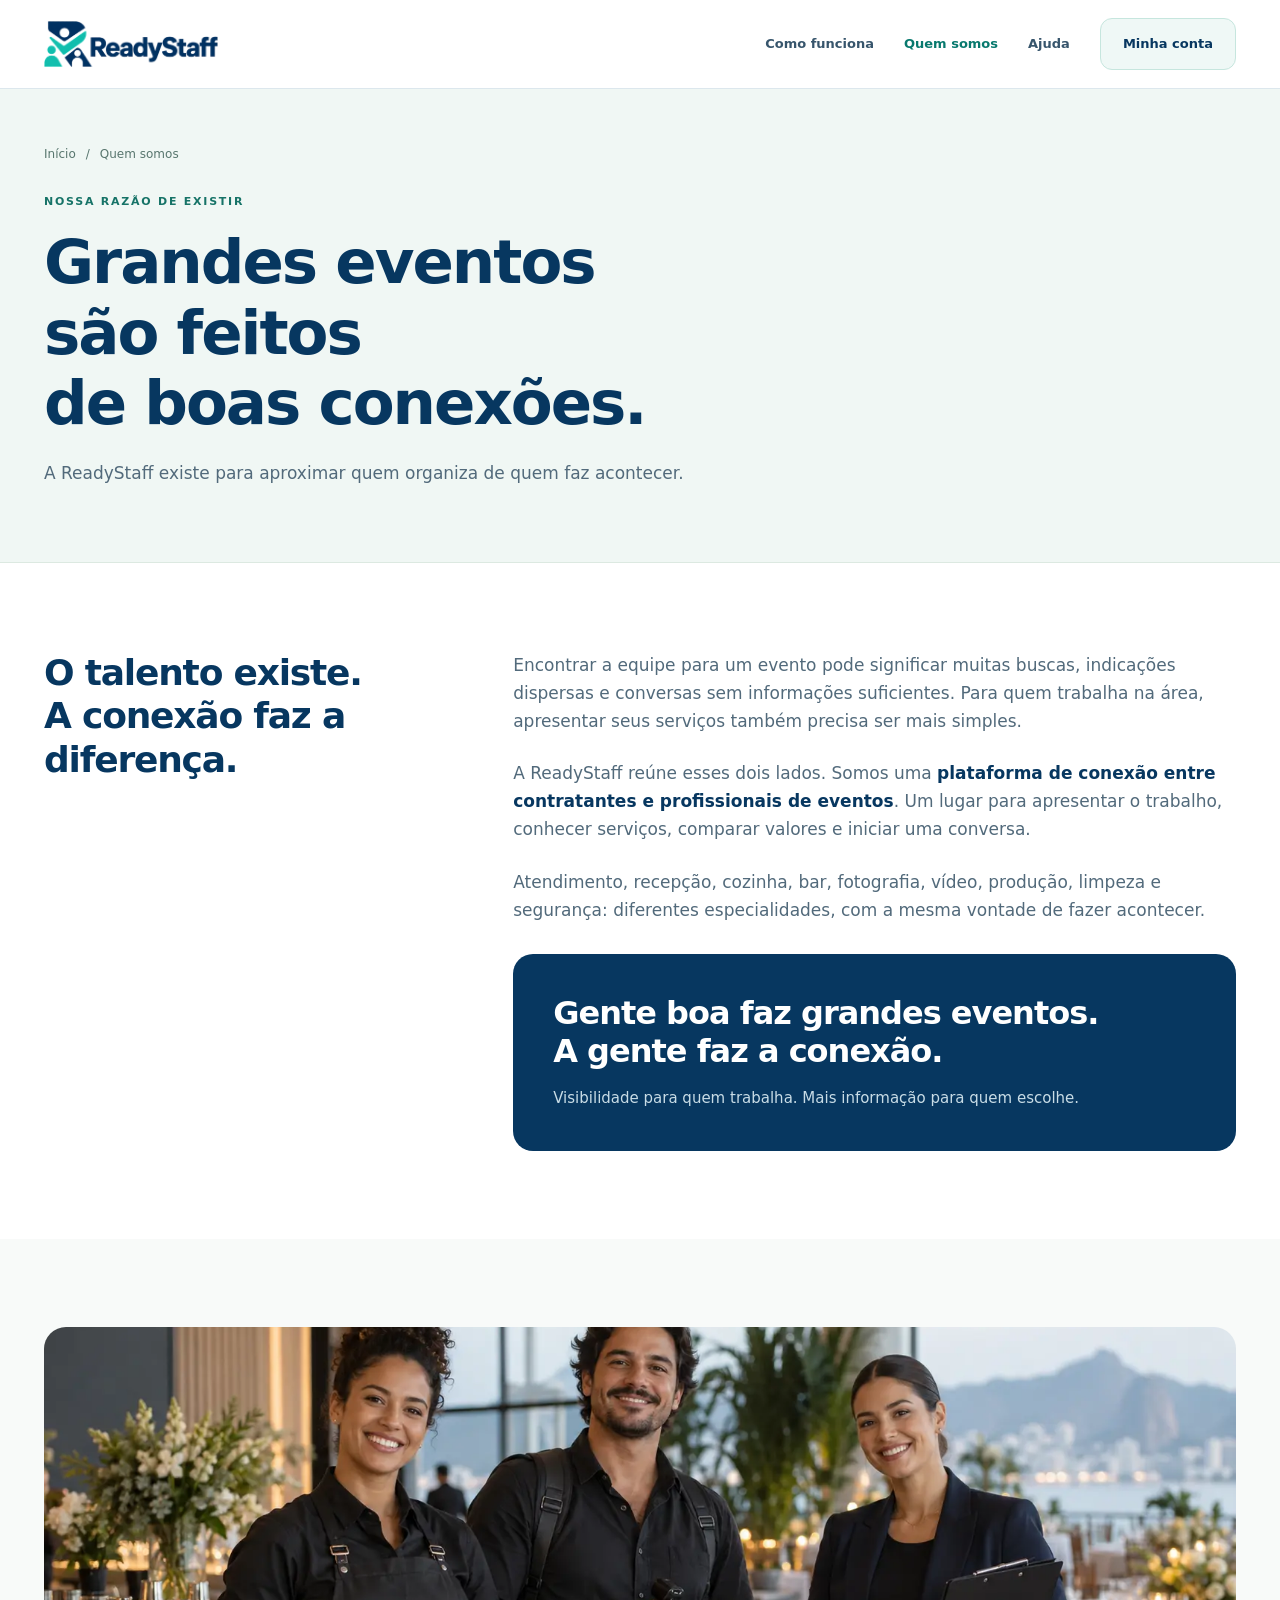
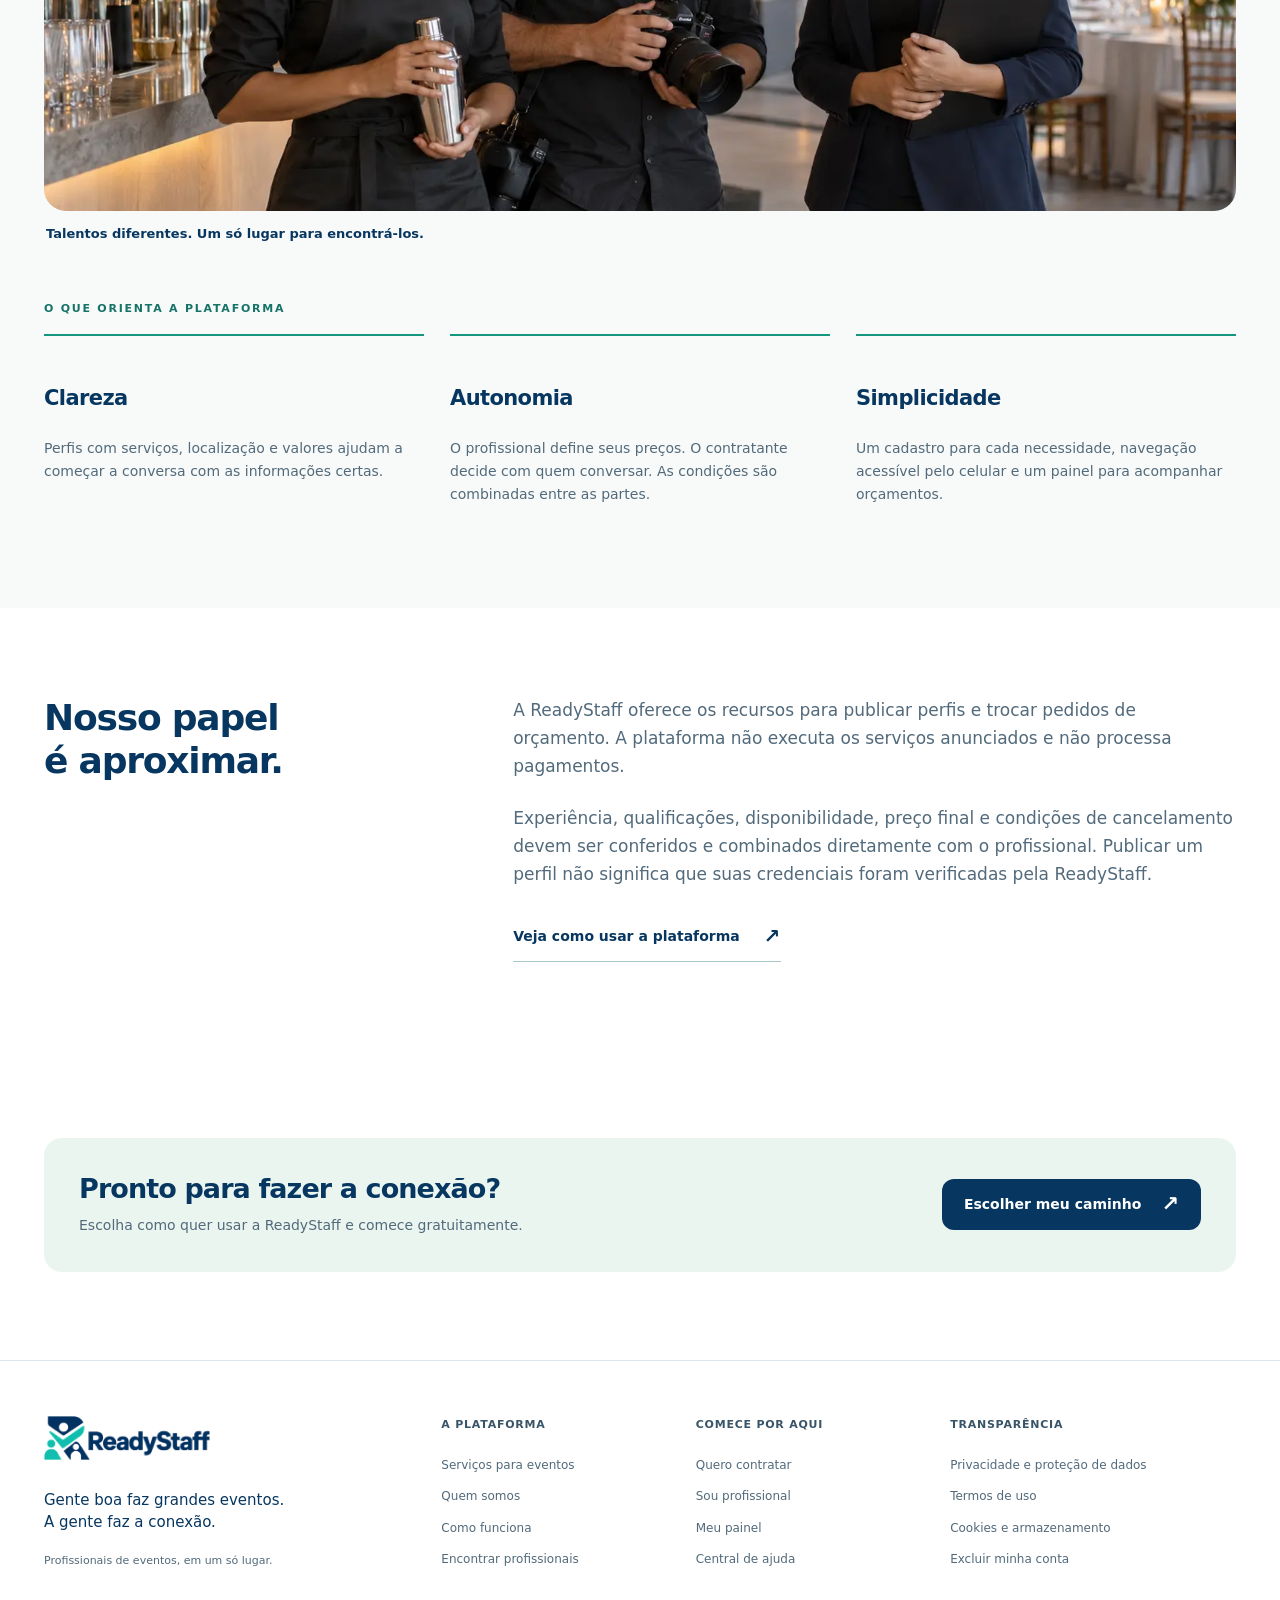
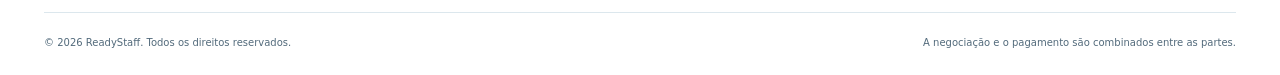
<file: quem-somos.html>
<!doctype html>
<html lang="pt-BR"><head><meta charset="utf-8"><meta name="viewport" content="width=device-width,initial-scale=1,viewport-fit=cover">
<title>Quem somos — ReadyStaff</title><meta name="description" content="Conheça a ReadyStaff, a plataforma que aproxima contratantes e profissionais de eventos."><meta name="theme-color" content="#073760"><link rel="canonical" href="https://readystaff.site/quem-somos">
<meta property="og:type" content="website"><meta property="og:locale" content="pt_BR"><meta property="og:site_name" content="ReadyStaff"><meta property="og:title" content="Quem somos — ReadyStaff"><meta property="og:description" content="Conheça a ReadyStaff, a plataforma que aproxima contratantes e profissionais de eventos."><meta property="og:url" content="https://readystaff.site/quem-somos"><meta property="og:image" content="https://readystaff.site/assets/logo-readystaff.png">
<link rel="icon" type="image/svg+xml" sizes="any" href="assets/favicon-readystaff.svg?v=20260917-1"><link rel="stylesheet" href="base.css?v=20260915-5"><link rel="stylesheet" href="account.css"><link rel="stylesheet" href="platform.css?v=20260915-5"><script src="site.js?v=20260915-5" defer></script><script type="application/ld+json">{"@context":"https://schema.org","@type":"WebPage","url":"https://readystaff.site/quem-somos","name":"Quem somos — ReadyStaff","inLanguage":"pt-BR","isPartOf":{"@id":"https://readystaff.site/#website"}}</script></head><body class="rs-site rs-content"><a class="skip-link" href="#conteudo">Pular para o conteúdo</a>
<header class="header rs-header"><div class="wrap nav">
<a class="logo" href="index.html" aria-label="ReadyStaff — início"><img src="assets/logo-readystaff.png" alt="ReadyStaff" width="176" height="48"></a>
<button class="menu-toggle" type="button" aria-expanded="false" aria-controls="primary-nav"><span class="menu-bars" aria-hidden="true"></span><span>Menu</span></button>
<nav class="nav-links" id="primary-nav" aria-label="Navegação principal">
<a href="como-funciona.html">Como funciona</a><a href="quem-somos.html">Quem somos</a><a href="ajuda.html">Ajuda</a>
<a class="button nav-account" href="index.html?entrar=1">Minha conta</a>
</nav></div></header><main id="conteudo"><section class="page-hero"><div class="wrap"><nav class="breadcrumb" aria-label="Você está aqui"><a href="index.html">Início</a><span aria-hidden="true">/</span><span>Quem somos</span></nav><p class="eyebrow">Nossa razão de existir</p><h1 class="display-title">Grandes eventos são feitos<br>de boas conexões.</h1><p class="section-copy">A ReadyStaff existe para aproximar quem organiza de quem faz acontecer.</p></div></section>
<section><div class="wrap editorial-grid"><h2>O talento existe.<br>A conexão faz a diferença.</h2><div class="editorial-copy"><p>Encontrar a equipe para um evento pode significar muitas buscas, indicações dispersas e conversas sem informações suficientes. Para quem trabalha na área, apresentar seus serviços também precisa ser mais simples.</p><p>A ReadyStaff reúne esses dois lados. Somos uma <strong>plataforma de conexão entre contratantes e profissionais de eventos</strong>. Um lugar para apresentar o trabalho, conhecer serviços, comparar valores e iniciar uma conversa.</p><p>Atendimento, recepção, cozinha, bar, fotografia, vídeo, produção, limpeza e segurança: diferentes especialidades, com a mesma vontade de fazer acontecer.</p><div class="statement"><h2>Gente boa faz grandes eventos.<br>A gente faz a conexão.</h2><p>Visibilidade para quem trabalha. Mais informação para quem escolhe.</p></div></div></div></section>
<section class="soft-section"><div class="wrap"><figure class="about-visual"><img src="assets/event-professionals.webp" alt="Profissionais de bar, fotografia e recepção trabalhando em um evento" width="1600" height="900" loading="lazy"><figcaption>Talentos diferentes. Um só lugar para encontrá-los.</figcaption></figure><p class="eyebrow">O que orienta a plataforma</p><div class="value-grid"><article><h3>Clareza</h3><p>Perfis com serviços, localização e valores ajudam a começar a conversa com as informações certas.</p></article><article><h3>Autonomia</h3><p>O profissional define seus preços. O contratante decide com quem conversar. As condições são combinadas entre as partes.</p></article><article><h3>Simplicidade</h3><p>Um cadastro para cada necessidade, navegação acessível pelo celular e um painel para acompanhar orçamentos.</p></article></div></div></section>
<section><div class="wrap editorial-grid"><h2>Nosso papel<br>é aproximar.</h2><div class="editorial-copy"><p>A ReadyStaff oferece os recursos para publicar perfis e trocar pedidos de orçamento. A plataforma não executa os serviços anunciados e não processa pagamentos.</p><p>Experiência, qualificações, disponibilidade, preço final e condições de cancelamento devem ser conferidos e combinados diretamente com o profissional. Publicar um perfil não significa que suas credenciais foram verificadas pela ReadyStaff.</p><a class="text-link" href="como-funciona.html">Veja como usar a plataforma <span aria-hidden="true">↗</span></a></div></div></section><section><div class="wrap"><div class="inline-cta"><div><h2>Pronto para fazer a conexão?</h2><p>Escolha como quer usar a ReadyStaff e comece gratuitamente.</p></div><a class="button" href="index.html#comecar">Escolher meu caminho <span aria-hidden="true">↗</span></a></div></div></section></main><footer class="rs-footer"><div class="wrap">
<div class="footer-grid"><div class="footer-brand"><a class="logo" href="index.html"><img src="assets/logo-readystaff.png" alt="ReadyStaff" width="176" height="48"></a><p>Gente boa faz grandes eventos.<br>A gente faz a conexão.</p><span class="footer-tag">Profissionais de eventos, em um só lugar.</span></div>
<nav aria-label="Explore a ReadyStaff"><h2>A plataforma</h2><a href="servicos.html">Serviços para eventos</a><a href="quem-somos.html">Quem somos</a><a href="como-funciona.html">Como funciona</a><a href="encontrar.html">Encontrar profissionais</a></nav>
<nav aria-label="Sua conta"><h2>Comece por aqui</h2><a href="index.html?cadastro=client">Quero contratar</a><a href="index.html?cadastro=professional">Sou profissional</a><a href="painel.html">Meu painel</a><a href="ajuda.html">Central de ajuda</a></nav>
<nav aria-label="Privacidade e termos"><h2>Transparência</h2><a href="privacidade.html">Privacidade e proteção de dados</a><a href="termos.html">Termos de uso</a><a href="privacidade.html#cookies">Cookies e armazenamento</a><a href="ajuda.html#excluir-conta">Excluir minha conta</a></nav></div>
<div class="footer-bottom"><span>© 2026 ReadyStaff. Todos os direitos reservados.</span><span>A negociação e o pagamento são combinados entre as partes.</span></div></div></footer>
<nav class="mobile-dock" aria-label="Atalhos no celular"><a href="index.html"><span aria-hidden="true">⌂</span>Início</a><a href="como-funciona.html"><span aria-hidden="true">◎</span>Como usar</a><a href="ajuda.html"><span aria-hidden="true">?</span>Ajuda</a><a href="index.html?entrar=1"><span aria-hidden="true">↗</span>Minha conta</a></nav></body></html>
</file>
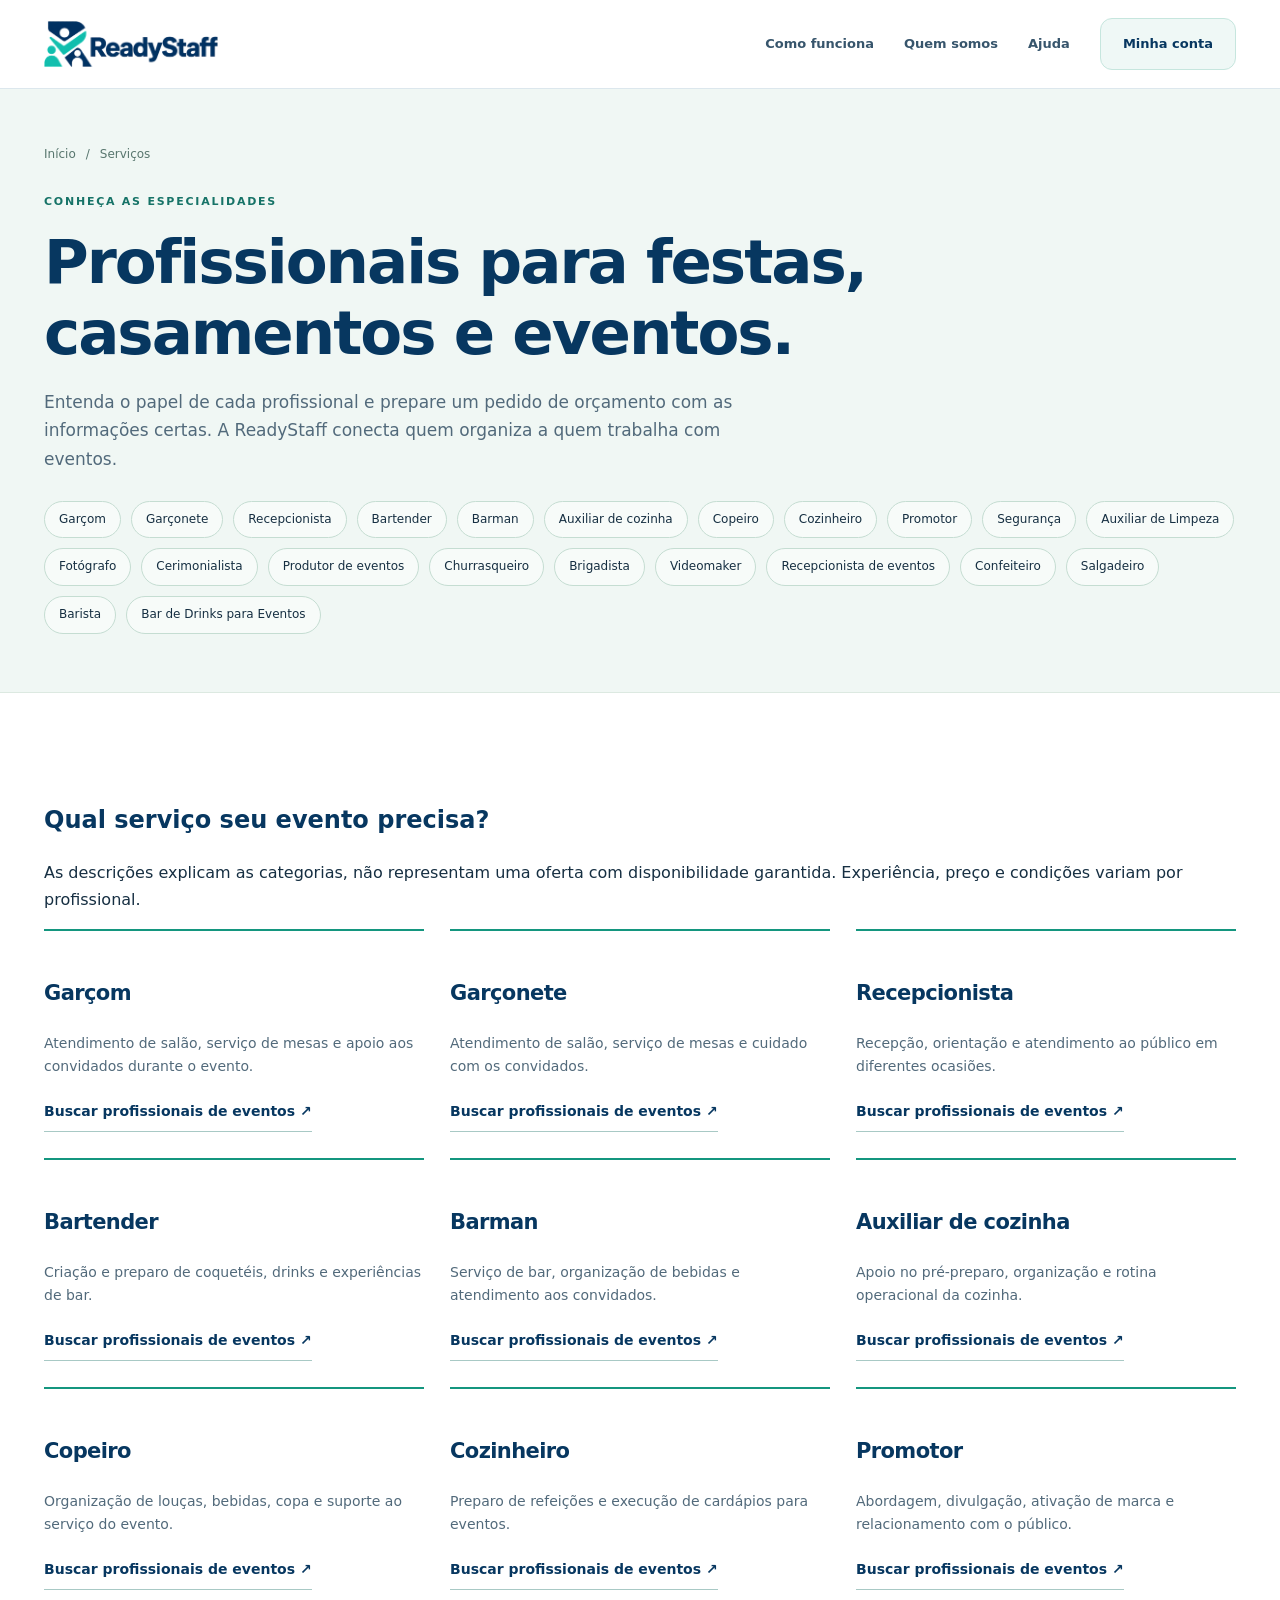
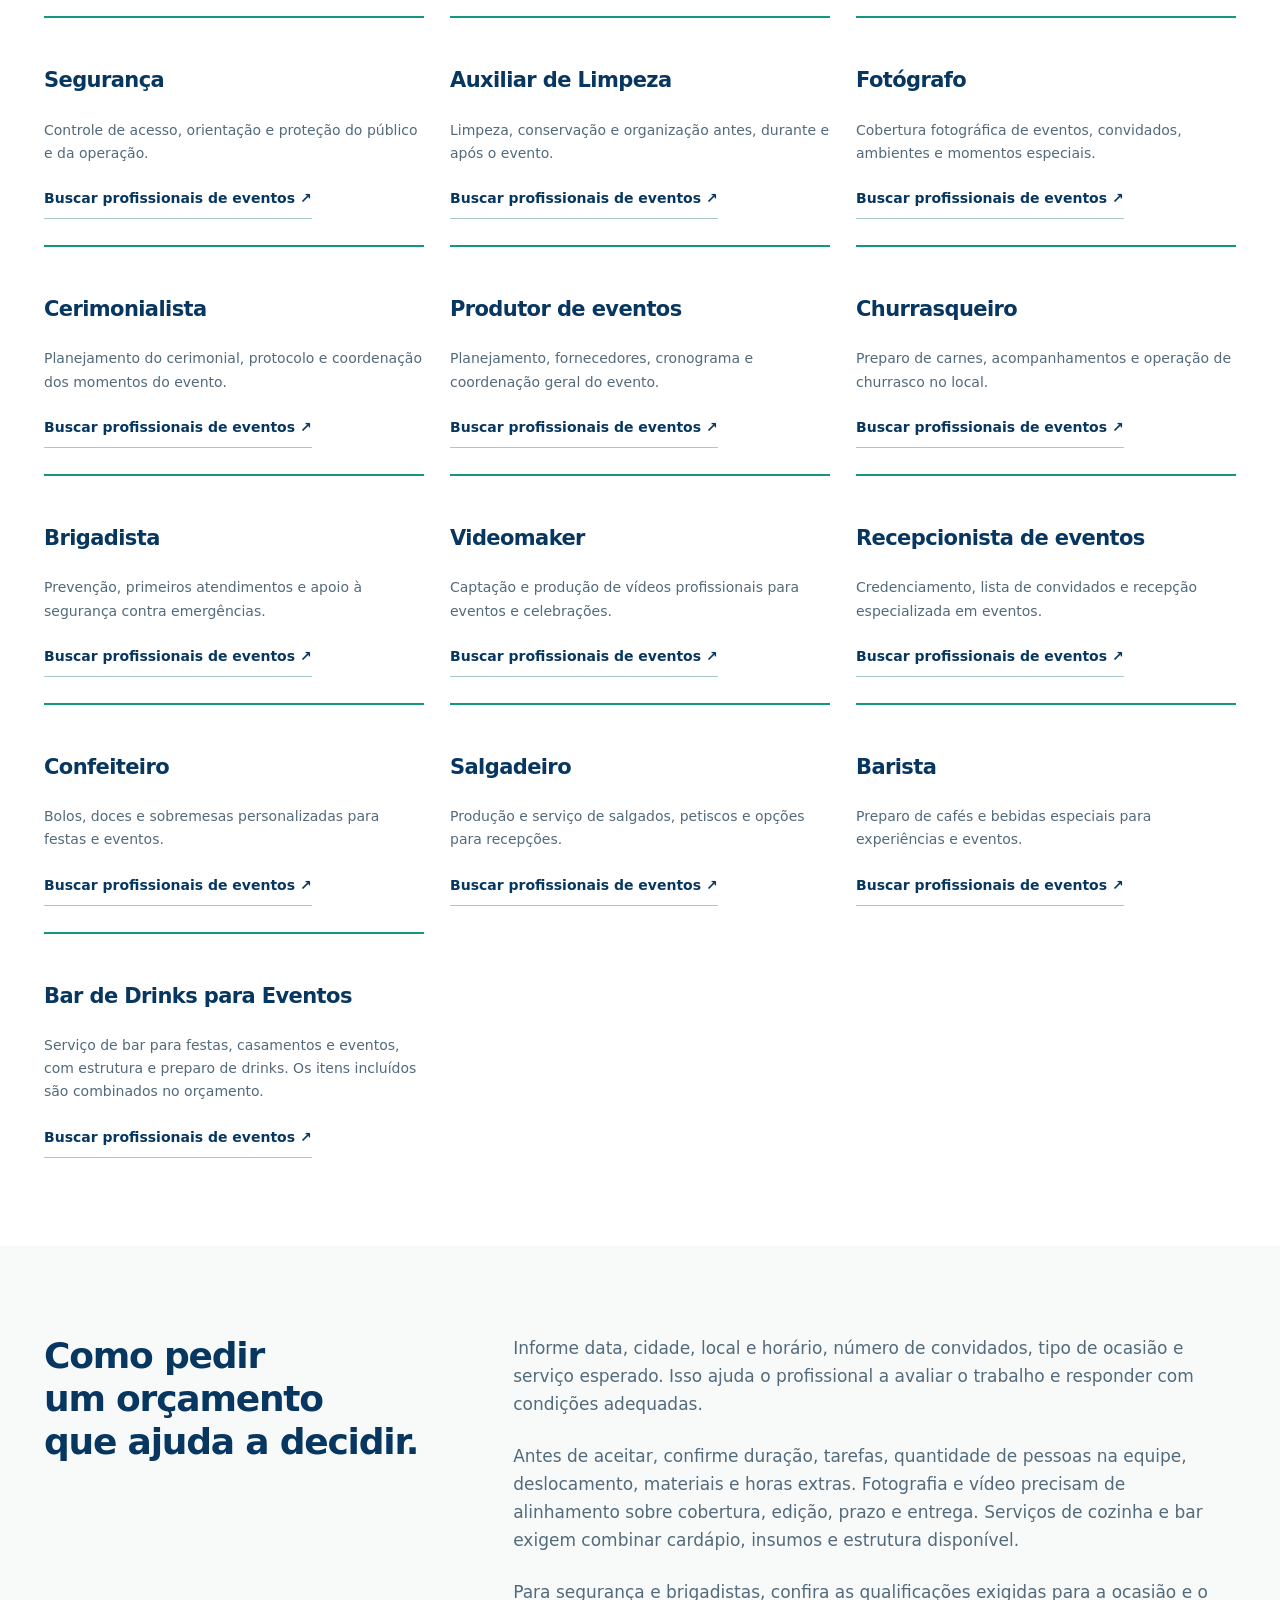
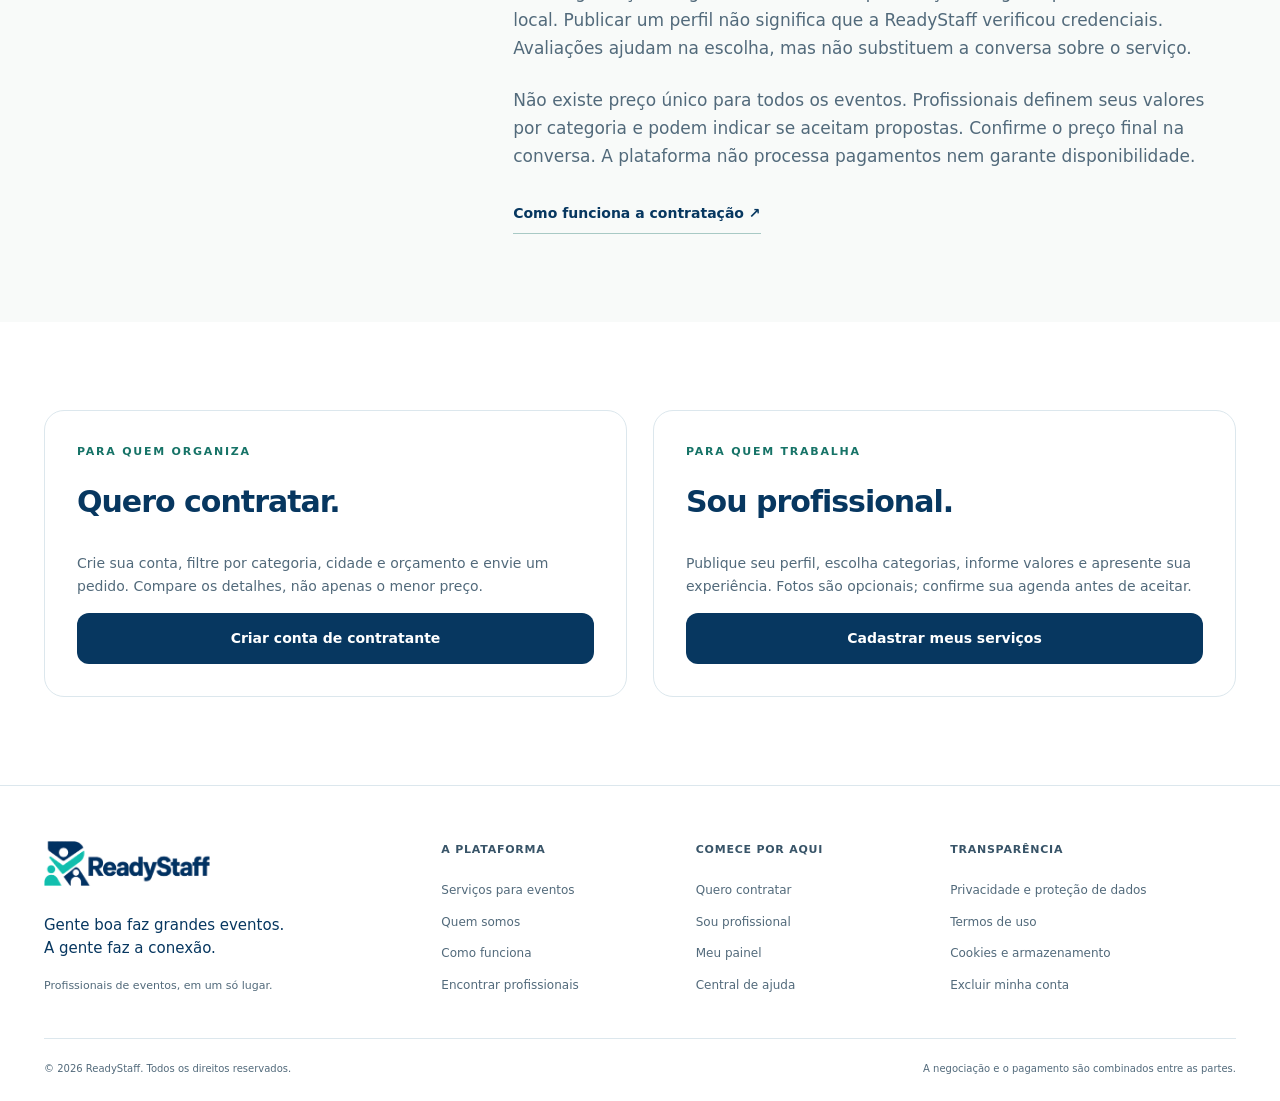
<file: servicos.html>
<!doctype html>
<html lang="pt-BR"><head><meta charset="utf-8"><meta name="viewport" content="width=device-width,initial-scale=1,viewport-fit=cover">
<title>Serviços e profissionais para eventos — ReadyStaff</title><meta name="description" content="Conheça 22 categorias de profissionais para eventos: garçom, bartender, recepção, fotografia, cozinha e mais. Veja como pedir orçamento."><meta name="theme-color" content="#073760"><link rel="canonical" href="https://readystaff.site/servicos">
<meta property="og:type" content="website"><meta property="og:locale" content="pt_BR"><meta property="og:site_name" content="ReadyStaff"><meta property="og:title" content="Serviços e profissionais para eventos — ReadyStaff"><meta property="og:description" content="Conheça 22 categorias de profissionais para eventos: garçom, bartender, recepção, fotografia, cozinha e mais. Veja como pedir orçamento."><meta property="og:url" content="https://readystaff.site/servicos"><meta property="og:image" content="https://readystaff.site/assets/logo-readystaff.png">
<link rel="icon" type="image/svg+xml" sizes="any" href="assets/favicon-readystaff.svg?v=20260917-1"><link rel="stylesheet" href="base.css?v=20260915-5"><link rel="stylesheet" href="account.css"><link rel="stylesheet" href="platform.css?v=20260915-5"><script src="site.js?v=20260915-5" defer></script><script type="application/ld+json">{"@context":"https://schema.org","@type":"CollectionPage","url":"https://readystaff.site/servicos","name":"Serviços e profissionais para eventos — ReadyStaff","inLanguage":"pt-BR","mainEntity":{"@type":"ItemList","itemListElement":[{"@type":"ListItem","position":1,"name":"Garçom","url":"https://readystaff.site/servicos#garcom"},{"@type":"ListItem","position":2,"name":"Garçonete","url":"https://readystaff.site/servicos#garconete"},{"@type":"ListItem","position":3,"name":"Recepcionista","url":"https://readystaff.site/servicos#recepcionista"},{"@type":"ListItem","position":4,"name":"Bartender","url":"https://readystaff.site/servicos#bartender"},{"@type":"ListItem","position":5,"name":"Barman","url":"https://readystaff.site/servicos#barman"},{"@type":"ListItem","position":6,"name":"Auxiliar de cozinha","url":"https://readystaff.site/servicos#auxiliar-de-cozinha"},{"@type":"ListItem","position":7,"name":"Copeiro","url":"https://readystaff.site/servicos#copeiro"},{"@type":"ListItem","position":8,"name":"Cozinheiro","url":"https://readystaff.site/servicos#cozinheiro"},{"@type":"ListItem","position":9,"name":"Promotor","url":"https://readystaff.site/servicos#promotor"},{"@type":"ListItem","position":10,"name":"Segurança","url":"https://readystaff.site/servicos#seguranca"},{"@type":"ListItem","position":11,"name":"Auxiliar de Limpeza","url":"https://readystaff.site/servicos#auxiliar-de-limpeza"},{"@type":"ListItem","position":12,"name":"Fotógrafo","url":"https://readystaff.site/servicos#fotografo"},{"@type":"ListItem","position":13,"name":"Cerimonialista","url":"https://readystaff.site/servicos#cerimonialista"},{"@type":"ListItem","position":14,"name":"Produtor de eventos","url":"https://readystaff.site/servicos#produtor-de-eventos"},{"@type":"ListItem","position":15,"name":"Churrasqueiro","url":"https://readystaff.site/servicos#churrasqueiro"},{"@type":"ListItem","position":16,"name":"Brigadista","url":"https://readystaff.site/servicos#brigadista"},{"@type":"ListItem","position":17,"name":"Videomaker","url":"https://readystaff.site/servicos#videomaker"},{"@type":"ListItem","position":18,"name":"Recepcionista de eventos","url":"https://readystaff.site/servicos#recepcionista-de-eventos"},{"@type":"ListItem","position":19,"name":"Confeiteiro","url":"https://readystaff.site/servicos#confeiteiro"},{"@type":"ListItem","position":20,"name":"Salgadeiro","url":"https://readystaff.site/servicos#salgadeiro"},{"@type":"ListItem","position":21,"name":"Barista","url":"https://readystaff.site/servicos#barista"},{"@type":"ListItem","position":22,"name":"Bar de Drinks para Eventos","url":"https://readystaff.site/servicos#bar-de-drinks-para-eventos"}]}}</script></head><body class="rs-site rs-content"><a class="skip-link" href="#conteudo">Pular para o conteúdo</a>
<header class="header rs-header"><div class="wrap nav">
<a class="logo" href="index.html" aria-label="ReadyStaff — início"><img src="assets/logo-readystaff.png" alt="ReadyStaff" width="176" height="48"></a>
<button class="menu-toggle" type="button" aria-expanded="false" aria-controls="primary-nav"><span class="menu-bars" aria-hidden="true"></span><span>Menu</span></button>
<nav class="nav-links" id="primary-nav" aria-label="Navegação principal">
<a href="como-funciona.html">Como funciona</a><a href="quem-somos.html">Quem somos</a><a href="ajuda.html">Ajuda</a>
<a class="button nav-account" href="index.html?entrar=1">Minha conta</a>
</nav></div></header><main id="conteudo"><section class="page-hero"><div class="wrap"><nav class="breadcrumb" aria-label="Você está aqui"><a href="index.html">Início</a><span aria-hidden="true">/</span><span>Serviços</span></nav><p class="eyebrow">Conheça as especialidades</p><h1 class="display-title">Profissionais para festas,<br>casamentos e eventos.</h1><p class="section-copy">Entenda o papel de cada profissional e prepare um pedido de orçamento com as informações certas. A ReadyStaff conecta quem organiza a quem trabalha com eventos.</p><div class="page-tags"><a href="#garcom">Garçom</a><a href="#garconete">Garçonete</a><a href="#recepcionista">Recepcionista</a><a href="#bartender">Bartender</a><a href="#barman">Barman</a><a href="#auxiliar-de-cozinha">Auxiliar de cozinha</a><a href="#copeiro">Copeiro</a><a href="#cozinheiro">Cozinheiro</a><a href="#promotor">Promotor</a><a href="#seguranca">Segurança</a><a href="#auxiliar-de-limpeza">Auxiliar de Limpeza</a><a href="#fotografo">Fotógrafo</a><a href="#cerimonialista">Cerimonialista</a><a href="#produtor-de-eventos">Produtor de eventos</a><a href="#churrasqueiro">Churrasqueiro</a><a href="#brigadista">Brigadista</a><a href="#videomaker">Videomaker</a><a href="#recepcionista-de-eventos">Recepcionista de eventos</a><a href="#confeiteiro">Confeiteiro</a><a href="#salgadeiro">Salgadeiro</a><a href="#barista">Barista</a><a href="#bar-de-drinks-para-eventos">Bar de Drinks para Eventos</a></div></div></section>
<section><div class="wrap"><h2>Qual serviço seu evento precisa?</h2><p>As descrições explicam as categorias, não representam uma oferta com disponibilidade garantida. Experiência, preço e condições variam por profissional.</p><div class="value-grid"><article id="garcom"><h3>Garçom</h3><p>Atendimento de salão, serviço de mesas e apoio aos convidados durante o evento.</p><a class="text-link" href="encontrar.html">Buscar profissionais de eventos ↗</a></article>
<article id="garconete"><h3>Garçonete</h3><p>Atendimento de salão, serviço de mesas e cuidado com os convidados.</p><a class="text-link" href="encontrar.html">Buscar profissionais de eventos ↗</a></article>
<article id="recepcionista"><h3>Recepcionista</h3><p>Recepção, orientação e atendimento ao público em diferentes ocasiões.</p><a class="text-link" href="encontrar.html">Buscar profissionais de eventos ↗</a></article>
<article id="bartender"><h3>Bartender</h3><p>Criação e preparo de coquetéis, drinks e experiências de bar.</p><a class="text-link" href="encontrar.html">Buscar profissionais de eventos ↗</a></article>
<article id="barman"><h3>Barman</h3><p>Serviço de bar, organização de bebidas e atendimento aos convidados.</p><a class="text-link" href="encontrar.html">Buscar profissionais de eventos ↗</a></article>
<article id="auxiliar-de-cozinha"><h3>Auxiliar de cozinha</h3><p>Apoio no pré-preparo, organização e rotina operacional da cozinha.</p><a class="text-link" href="encontrar.html">Buscar profissionais de eventos ↗</a></article>
<article id="copeiro"><h3>Copeiro</h3><p>Organização de louças, bebidas, copa e suporte ao serviço do evento.</p><a class="text-link" href="encontrar.html">Buscar profissionais de eventos ↗</a></article>
<article id="cozinheiro"><h3>Cozinheiro</h3><p>Preparo de refeições e execução de cardápios para eventos.</p><a class="text-link" href="encontrar.html">Buscar profissionais de eventos ↗</a></article>
<article id="promotor"><h3>Promotor</h3><p>Abordagem, divulgação, ativação de marca e relacionamento com o público.</p><a class="text-link" href="encontrar.html">Buscar profissionais de eventos ↗</a></article>
<article id="seguranca"><h3>Segurança</h3><p>Controle de acesso, orientação e proteção do público e da operação.</p><a class="text-link" href="encontrar.html">Buscar profissionais de eventos ↗</a></article>
<article id="auxiliar-de-limpeza"><h3>Auxiliar de Limpeza</h3><p>Limpeza, conservação e organização antes, durante e após o evento.</p><a class="text-link" href="encontrar.html">Buscar profissionais de eventos ↗</a></article>
<article id="fotografo"><h3>Fotógrafo</h3><p>Cobertura fotográfica de eventos, convidados, ambientes e momentos especiais.</p><a class="text-link" href="encontrar.html">Buscar profissionais de eventos ↗</a></article>
<article id="cerimonialista"><h3>Cerimonialista</h3><p>Planejamento do cerimonial, protocolo e coordenação dos momentos do evento.</p><a class="text-link" href="encontrar.html">Buscar profissionais de eventos ↗</a></article>
<article id="produtor-de-eventos"><h3>Produtor de eventos</h3><p>Planejamento, fornecedores, cronograma e coordenação geral do evento.</p><a class="text-link" href="encontrar.html">Buscar profissionais de eventos ↗</a></article>
<article id="churrasqueiro"><h3>Churrasqueiro</h3><p>Preparo de carnes, acompanhamentos e operação de churrasco no local.</p><a class="text-link" href="encontrar.html">Buscar profissionais de eventos ↗</a></article>
<article id="brigadista"><h3>Brigadista</h3><p>Prevenção, primeiros atendimentos e apoio à segurança contra emergências.</p><a class="text-link" href="encontrar.html">Buscar profissionais de eventos ↗</a></article>
<article id="videomaker"><h3>Videomaker</h3><p>Captação e produção de vídeos profissionais para eventos e celebrações.</p><a class="text-link" href="encontrar.html">Buscar profissionais de eventos ↗</a></article>
<article id="recepcionista-de-eventos"><h3>Recepcionista de eventos</h3><p>Credenciamento, lista de convidados e recepção especializada em eventos.</p><a class="text-link" href="encontrar.html">Buscar profissionais de eventos ↗</a></article>
<article id="confeiteiro"><h3>Confeiteiro</h3><p>Bolos, doces e sobremesas personalizadas para festas e eventos.</p><a class="text-link" href="encontrar.html">Buscar profissionais de eventos ↗</a></article>
<article id="salgadeiro"><h3>Salgadeiro</h3><p>Produção e serviço de salgados, petiscos e opções para recepções.</p><a class="text-link" href="encontrar.html">Buscar profissionais de eventos ↗</a></article>
<article id="barista"><h3>Barista</h3><p>Preparo de cafés e bebidas especiais para experiências e eventos.</p><a class="text-link" href="encontrar.html">Buscar profissionais de eventos ↗</a></article>
<article id="bar-de-drinks-para-eventos"><h3>Bar de Drinks para Eventos</h3><p>Serviço de bar para festas, casamentos e eventos, com estrutura e preparo de drinks. Os itens incluídos são combinados no orçamento.</p><a class="text-link" href="encontrar.html">Buscar profissionais de eventos ↗</a></article></div></div></section>
<section class="soft-section"><div class="wrap editorial-grid"><h2>Como pedir um orçamento<br>que ajuda a decidir.</h2><div class="editorial-copy"><p>Informe data, cidade, local e horário, número de convidados, tipo de ocasião e serviço esperado. Isso ajuda o profissional a avaliar o trabalho e responder com condições adequadas.</p><p>Antes de aceitar, confirme duração, tarefas, quantidade de pessoas na equipe, deslocamento, materiais e horas extras. Fotografia e vídeo precisam de alinhamento sobre cobertura, edição, prazo e entrega. Serviços de cozinha e bar exigem combinar cardápio, insumos e estrutura disponível.</p><p>Para segurança e brigadistas, confira as qualificações exigidas para a ocasião e o local. Publicar um perfil não significa que a ReadyStaff verificou credenciais. Avaliações ajudam na escolha, mas não substituem a conversa sobre o serviço.</p><p>Não existe preço único para todos os eventos. Profissionais definem seus valores por categoria e podem indicar se aceitam propostas. Confirme o preço final na conversa. A plataforma não processa pagamentos nem garante disponibilidade.</p><a class="text-link" href="como-funciona.html">Como funciona a contratação ↗</a></div></div></section>
<section><div class="wrap guide-grid"><article class="guide"><p class="eyebrow">Para quem organiza</p><h2>Quero contratar.</h2><p>Crie sua conta, filtre por categoria, cidade e orçamento e envie um pedido. Compare os detalhes, não apenas o menor preço.</p><a class="button" href="index.html?cadastro=client">Criar conta de contratante</a></article><article class="guide"><p class="eyebrow">Para quem trabalha</p><h2>Sou profissional.</h2><p>Publique seu perfil, escolha categorias, informe valores e apresente sua experiência. Fotos são opcionais; confirme sua agenda antes de aceitar.</p><a class="button" href="index.html?cadastro=professional">Cadastrar meus serviços</a></article></div></section></main><footer class="rs-footer"><div class="wrap">
<div class="footer-grid"><div class="footer-brand"><a class="logo" href="index.html"><img src="assets/logo-readystaff.png" alt="ReadyStaff" width="176" height="48"></a><p>Gente boa faz grandes eventos.<br>A gente faz a conexão.</p><span class="footer-tag">Profissionais de eventos, em um só lugar.</span></div>
<nav aria-label="Explore a ReadyStaff"><h2>A plataforma</h2><a href="servicos.html">Serviços para eventos</a><a href="quem-somos.html">Quem somos</a><a href="como-funciona.html">Como funciona</a><a href="encontrar.html">Encontrar profissionais</a></nav>
<nav aria-label="Sua conta"><h2>Comece por aqui</h2><a href="index.html?cadastro=client">Quero contratar</a><a href="index.html?cadastro=professional">Sou profissional</a><a href="painel.html">Meu painel</a><a href="ajuda.html">Central de ajuda</a></nav>
<nav aria-label="Privacidade e termos"><h2>Transparência</h2><a href="privacidade.html">Privacidade e proteção de dados</a><a href="termos.html">Termos de uso</a><a href="privacidade.html#cookies">Cookies e armazenamento</a><a href="ajuda.html#excluir-conta">Excluir minha conta</a></nav></div>
<div class="footer-bottom"><span>© 2026 ReadyStaff. Todos os direitos reservados.</span><span>A negociação e o pagamento são combinados entre as partes.</span></div></div></footer>
<nav class="mobile-dock" aria-label="Atalhos no celular"><a href="index.html"><span aria-hidden="true">⌂</span>Início</a><a href="como-funciona.html"><span aria-hidden="true">◎</span>Como usar</a><a href="ajuda.html"><span aria-hidden="true">?</span>Ajuda</a><a href="index.html?entrar=1"><span aria-hidden="true">↗</span>Minha conta</a></nav></body></html>
</file>
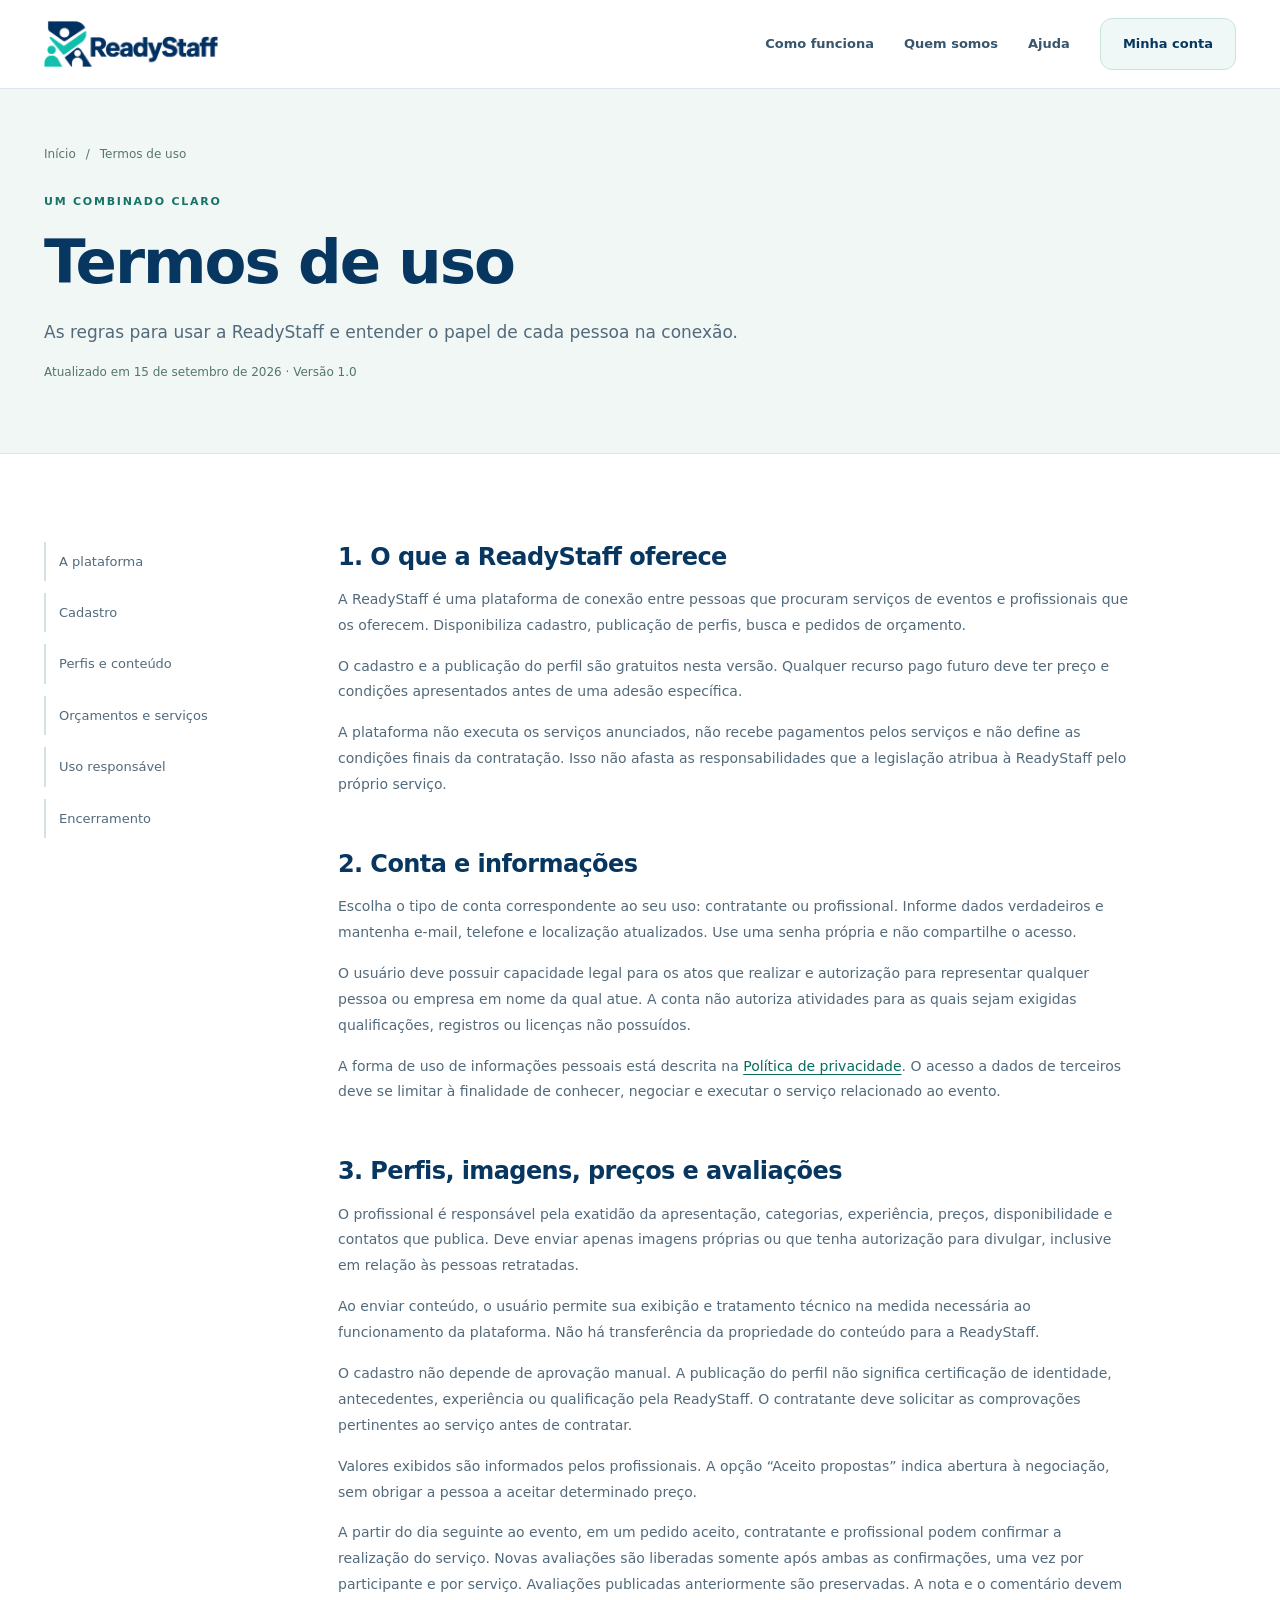
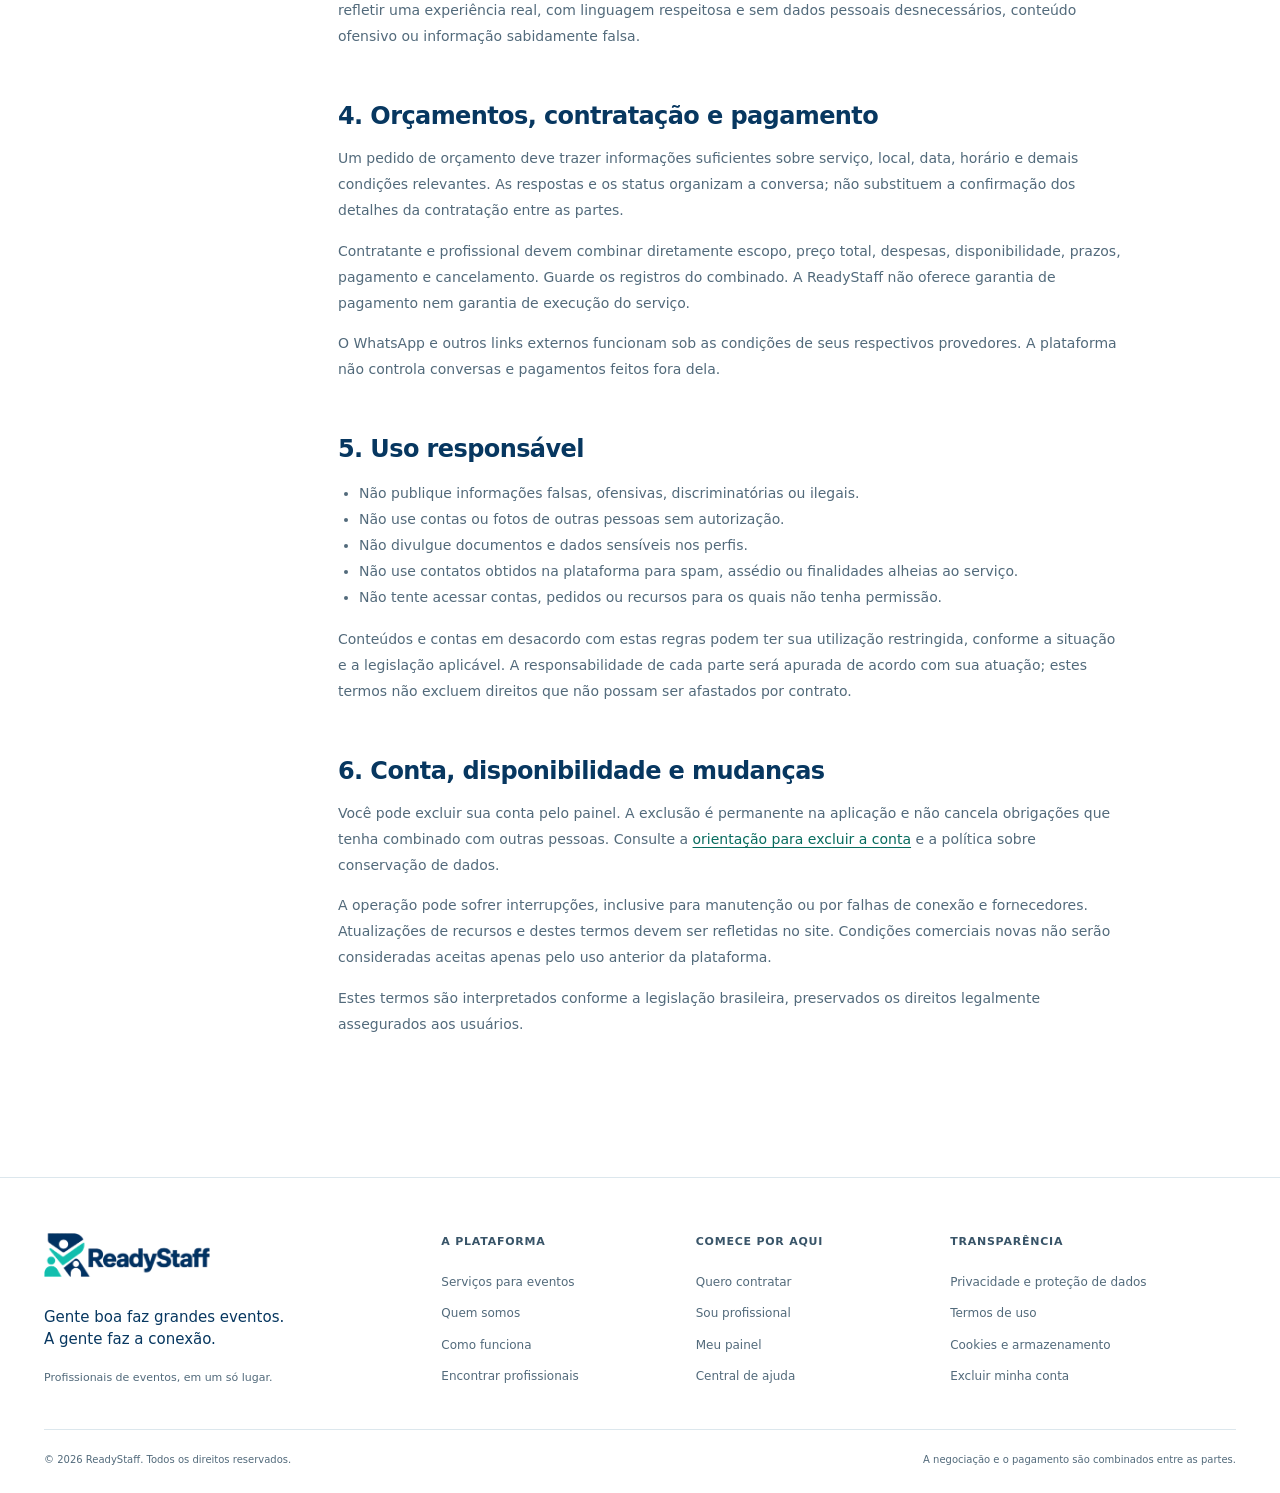
<file: termos.html>
<!doctype html>
<html lang="pt-BR"><head><meta charset="utf-8"><meta name="viewport" content="width=device-width,initial-scale=1,viewport-fit=cover">
<title>Termos de uso — ReadyStaff</title><meta name="description" content="Entenda as regras de cadastro, perfis, orçamentos, contratação direta e uso responsável da ReadyStaff."><meta name="theme-color" content="#073760"><link rel="canonical" href="https://readystaff.site/termos">
<meta property="og:type" content="website"><meta property="og:locale" content="pt_BR"><meta property="og:site_name" content="ReadyStaff"><meta property="og:title" content="Termos de uso — ReadyStaff"><meta property="og:description" content="Entenda as regras de cadastro, perfis, orçamentos, contratação direta e uso responsável da ReadyStaff."><meta property="og:url" content="https://readystaff.site/termos"><meta property="og:image" content="https://readystaff.site/assets/logo-readystaff.png">
<link rel="icon" type="image/svg+xml" sizes="any" href="assets/favicon-readystaff.svg?v=20260917-1"><link rel="stylesheet" href="base.css?v=20260915-5"><link rel="stylesheet" href="account.css"><link rel="stylesheet" href="platform.css?v=20260915-5"><script src="site.js?v=20260915-5" defer></script><script type="application/ld+json">{"@context":"https://schema.org","@type":"WebPage","url":"https://readystaff.site/termos","name":"Termos de uso — ReadyStaff","inLanguage":"pt-BR","isPartOf":{"@id":"https://readystaff.site/#website"}}</script></head><body class="rs-site rs-content"><a class="skip-link" href="#conteudo">Pular para o conteúdo</a>
<header class="header rs-header"><div class="wrap nav">
<a class="logo" href="index.html" aria-label="ReadyStaff — início"><img src="assets/logo-readystaff.png" alt="ReadyStaff" width="176" height="48"></a>
<button class="menu-toggle" type="button" aria-expanded="false" aria-controls="primary-nav"><span class="menu-bars" aria-hidden="true"></span><span>Menu</span></button>
<nav class="nav-links" id="primary-nav" aria-label="Navegação principal">
<a href="como-funciona.html">Como funciona</a><a href="quem-somos.html">Quem somos</a><a href="ajuda.html">Ajuda</a>
<a class="button nav-account" href="index.html?entrar=1">Minha conta</a>
</nav></div></header><main id="conteudo"><section class="page-hero"><div class="wrap"><nav class="breadcrumb" aria-label="Você está aqui"><a href="index.html">Início</a><span aria-hidden="true">/</span><span>Termos de uso</span></nav><p class="eyebrow">Um combinado claro</p><h1 class="display-title">Termos de uso</h1><p class="section-copy">As regras para usar a ReadyStaff e entender o papel de cada pessoa na conexão.</p><p class="legal-meta">Atualizado em 15 de setembro de 2026 · Versão 1.0</p></div></section>
<section><div class="wrap legal-grid"><nav class="page-index" aria-label="Nestes termos"><a href="#plataforma">A plataforma</a><a href="#cadastro">Cadastro</a><a href="#perfis">Perfis e conteúdo</a><a href="#combinados">Orçamentos e serviços</a><a href="#uso">Uso responsável</a><a href="#encerramento">Encerramento</a></nav><article class="legal-copy">
<section id="plataforma"><h2>1. O que a ReadyStaff oferece</h2><p>A ReadyStaff é uma plataforma de conexão entre pessoas que procuram serviços de eventos e profissionais que os oferecem. Disponibiliza cadastro, publicação de perfis, busca e pedidos de orçamento.</p><p>O cadastro e a publicação do perfil são gratuitos nesta versão. Qualquer recurso pago futuro deve ter preço e condições apresentados antes de uma adesão específica.</p><p>A plataforma não executa os serviços anunciados, não recebe pagamentos pelos serviços e não define as condições finais da contratação. Isso não afasta as responsabilidades que a legislação atribua à ReadyStaff pelo próprio serviço.</p></section>
<section id="cadastro"><h2>2. Conta e informações</h2><p>Escolha o tipo de conta correspondente ao seu uso: contratante ou profissional. Informe dados verdadeiros e mantenha e-mail, telefone e localização atualizados. Use uma senha própria e não compartilhe o acesso.</p><p>O usuário deve possuir capacidade legal para os atos que realizar e autorização para representar qualquer pessoa ou empresa em nome da qual atue. A conta não autoriza atividades para as quais sejam exigidas qualificações, registros ou licenças não possuídos.</p><p>A forma de uso de informações pessoais está descrita na <a href="privacidade.html">Política de privacidade</a>. O acesso a dados de terceiros deve se limitar à finalidade de conhecer, negociar e executar o serviço relacionado ao evento.</p></section>
<section id="perfis"><h2>3. Perfis, imagens, preços e avaliações</h2><p>O profissional é responsável pela exatidão da apresentação, categorias, experiência, preços, disponibilidade e contatos que publica. Deve enviar apenas imagens próprias ou que tenha autorização para divulgar, inclusive em relação às pessoas retratadas.</p><p>Ao enviar conteúdo, o usuário permite sua exibição e tratamento técnico na medida necessária ao funcionamento da plataforma. Não há transferência da propriedade do conteúdo para a ReadyStaff.</p><p>O cadastro não depende de aprovação manual. A publicação do perfil não significa certificação de identidade, antecedentes, experiência ou qualificação pela ReadyStaff. O contratante deve solicitar as comprovações pertinentes ao serviço antes de contratar.</p><p>Valores exibidos são informados pelos profissionais. A opção “Aceito propostas” indica abertura à negociação, sem obrigar a pessoa a aceitar determinado preço.</p><p>A partir do dia seguinte ao evento, em um pedido aceito, contratante e profissional podem confirmar a realização do serviço. Novas avaliações são liberadas somente após ambas as confirmações, uma vez por participante e por serviço. Avaliações publicadas anteriormente são preservadas. A nota e o comentário devem refletir uma experiência real, com linguagem respeitosa e sem dados pessoais desnecessários, conteúdo ofensivo ou informação sabidamente falsa.</p></section>
<section id="combinados"><h2>4. Orçamentos, contratação e pagamento</h2><p>Um pedido de orçamento deve trazer informações suficientes sobre serviço, local, data, horário e demais condições relevantes. As respostas e os status organizam a conversa; não substituem a confirmação dos detalhes da contratação entre as partes.</p><p>Contratante e profissional devem combinar diretamente escopo, preço total, despesas, disponibilidade, prazos, pagamento e cancelamento. Guarde os registros do combinado. A ReadyStaff não oferece garantia de pagamento nem garantia de execução do serviço.</p><p>O WhatsApp e outros links externos funcionam sob as condições de seus respectivos provedores. A plataforma não controla conversas e pagamentos feitos fora dela.</p></section>
<section id="uso"><h2>5. Uso responsável</h2><ul><li>Não publique informações falsas, ofensivas, discriminatórias ou ilegais.</li><li>Não use contas ou fotos de outras pessoas sem autorização.</li><li>Não divulgue documentos e dados sensíveis nos perfis.</li><li>Não use contatos obtidos na plataforma para spam, assédio ou finalidades alheias ao serviço.</li><li>Não tente acessar contas, pedidos ou recursos para os quais não tenha permissão.</li></ul><p>Conteúdos e contas em desacordo com estas regras podem ter sua utilização restringida, conforme a situação e a legislação aplicável. A responsabilidade de cada parte será apurada de acordo com sua atuação; estes termos não excluem direitos que não possam ser afastados por contrato.</p></section>
<section id="encerramento"><h2>6. Conta, disponibilidade e mudanças</h2><p>Você pode excluir sua conta pelo painel. A exclusão é permanente na aplicação e não cancela obrigações que tenha combinado com outras pessoas. Consulte a <a href="ajuda.html#excluir-conta">orientação para excluir a conta</a> e a política sobre conservação de dados.</p><p>A operação pode sofrer interrupções, inclusive para manutenção ou por falhas de conexão e fornecedores. Atualizações de recursos e destes termos devem ser refletidas no site. Condições comerciais novas não serão consideradas aceitas apenas pelo uso anterior da plataforma.</p><p>Estes termos são interpretados conforme a legislação brasileira, preservados os direitos legalmente assegurados aos usuários.</p></section>
</article></div></section></main><footer class="rs-footer"><div class="wrap">
<div class="footer-grid"><div class="footer-brand"><a class="logo" href="index.html"><img src="assets/logo-readystaff.png" alt="ReadyStaff" width="176" height="48"></a><p>Gente boa faz grandes eventos.<br>A gente faz a conexão.</p><span class="footer-tag">Profissionais de eventos, em um só lugar.</span></div>
<nav aria-label="Explore a ReadyStaff"><h2>A plataforma</h2><a href="servicos.html">Serviços para eventos</a><a href="quem-somos.html">Quem somos</a><a href="como-funciona.html">Como funciona</a><a href="encontrar.html">Encontrar profissionais</a></nav>
<nav aria-label="Sua conta"><h2>Comece por aqui</h2><a href="index.html?cadastro=client">Quero contratar</a><a href="index.html?cadastro=professional">Sou profissional</a><a href="painel.html">Meu painel</a><a href="ajuda.html">Central de ajuda</a></nav>
<nav aria-label="Privacidade e termos"><h2>Transparência</h2><a href="privacidade.html">Privacidade e proteção de dados</a><a href="termos.html">Termos de uso</a><a href="privacidade.html#cookies">Cookies e armazenamento</a><a href="ajuda.html#excluir-conta">Excluir minha conta</a></nav></div>
<div class="footer-bottom"><span>© 2026 ReadyStaff. Todos os direitos reservados.</span><span>A negociação e o pagamento são combinados entre as partes.</span></div></div></footer>
<nav class="mobile-dock" aria-label="Atalhos no celular"><a href="index.html"><span aria-hidden="true">⌂</span>Início</a><a href="como-funciona.html"><span aria-hidden="true">◎</span>Como usar</a><a href="ajuda.html"><span aria-hidden="true">?</span>Ajuda</a><a href="index.html?entrar=1"><span aria-hidden="true">↗</span>Minha conta</a></nav></body></html>
</file>
<file: base.css>
:root{--navy:#073760;--teal:#0ec4af;--ink:#162f42;--muted:#526a7b;--line:#dce7ed;--soft:#f2f8fa}
*{box-sizing:border-box}html{scroll-behavior:smooth;scroll-padding-top:90px}body{margin:0;color:var(--ink);background:#fff;font:16px/1.6 system-ui,-apple-system,Segoe UI,sans-serif}a{color:inherit}button,input,select,textarea{font:inherit}button,a,input,select,textarea{touch-action:manipulation}button{cursor:pointer}a:focus-visible,button:focus-visible,input:focus-visible,select:focus-visible,textarea:focus-visible{outline:3px solid #168277;outline-offset:4px}.wrap{max-width:1200px;margin:auto;padding:0 28px}.header{border-bottom:1px solid var(--line);background:white}.nav{display:flex;align-items:center;justify-content:space-between;gap:24px;min-height:86px}.logo{display:inline-flex;align-items:center;text-decoration:none}.logo img{display:block;width:176px;height:auto}.nav-links{display:flex;gap:28px;align-items:center}.nav-links a{text-decoration:none;font-weight:650;font-size:14px}.button{display:inline-flex;align-items:center;justify-content:center;border:0;border-radius:10px;background:var(--navy);color:white;text-decoration:none;padding:14px 22px;font-weight:750;min-height:48px;transition:background .15s,transform .15s}.button:hover{background:#125281;transform:translateY(-1px)}.button.teal{background:var(--teal);color:#063b46}.button.teal:hover{background:#20d5bf}.button.ghost{background:transparent;color:var(--navy);border:1px solid #b5ced5}.notice{background:#e6f7f4;text-align:center;padding:9px 20px;font-size:14px;color:#22665e}
.hero{background:#f2f8fa;padding:68px 0 56px;overflow:hidden}.hero-grid{display:grid;grid-template-columns:1.25fr 1fr;gap:65px;align-items:center}.eyebrow{font-size:13px;font-weight:800;letter-spacing:2px;text-transform:uppercase;color:#18776c}.hero h1{font-size:clamp(38px,5vw,65px);letter-spacing:-2.7px;line-height:1.08;color:var(--navy);margin:17px 0 22px;max-width:690px}.hero h1 em{color:#07877b;font-style:normal}.hero p{max-width:535px;font-size:18px;color:var(--muted)}.hero-actions{display:flex;gap:12px;flex-wrap:wrap;margin-top:28px}.poster{background:var(--navy);color:white;padding:35px;border-radius:22px;box-shadow:18px 18px 0 #d7f3ed;transform:rotate(2deg)}.poster-top{display:flex;justify-content:space-between;gap:12px;border-bottom:1px solid #ffffff35;padding-bottom:20px;font-size:13px;letter-spacing:2px}.poster h2{font-size:35px;line-height:1.15;margin:26px 0;letter-spacing:-1px}.poster-row{padding:13px 0;border-top:1px solid #ffffff30;display:flex;justify-content:space-between}.poster-row span:last-child{color:#70ead7}.poster-foot{font-size:13px;color:#b9d5e6;padding-top:16px}
.finder{margin-top:38px;background:white;border:1px solid var(--line);border-radius:14px;padding:20px;display:grid;grid-template-columns:1fr 1fr .8fr auto;gap:16px;align-items:end;box-shadow:0 8px 22px #07376008}.finder label{display:block;font-size:14px;font-weight:700;margin-bottom:7px}.finder small{display:block;color:var(--muted);font-size:11px;line-height:1.35;margin-top:5px;min-height:15px}input,select,textarea{padding:12px;border:1px solid #cad9e1;border-radius:8px;width:100%;min-height:48px;background:white;color:var(--ink)}textarea{resize:vertical;min-height:112px}
section{padding:76px 0}.section-head{display:flex;align-items:end;justify-content:space-between;gap:24px;margin-bottom:34px}.section-head h2,h2.title{font-size:clamp(28px,3vw,39px);letter-spacing:-1.3px;line-height:1.2;margin:8px 0 12px}.section-head p{max-width:560px;color:var(--muted);margin:0}.count{font-size:14px;color:var(--muted);white-space:nowrap}.grid{display:grid;grid-template-columns:repeat(4,1fr);gap:20px}.card{position:relative;border:1px solid var(--line);border-radius:17px;overflow:hidden;background:white;display:flex;flex-direction:column;min-height:420px;transition:transform .18s,box-shadow .18s}.card:hover{transform:translateY(-5px);box-shadow:0 18px 40px #07376017}.card-image{position:relative;width:100%;aspect-ratio:1.2/1;background-image:linear-gradient(to top,#07376036,transparent 45%),url('assets/categorias-profissionais.webp');background-repeat:no-repeat;background-size:700% 300%}.card-body{padding:21px 22px 23px;display:flex;flex:1;flex-direction:column;align-items:start}.number{position:absolute;top:14px;left:14px;z-index:1;font-weight:850;font-size:12px;color:#06453e;background:#dff9f3e8;box-shadow:0 3px 12px #062c3330;border-radius:999px;padding:6px 10px}.card h3{font-size:20px;margin:0 0 8px;letter-spacing:-.5px;color:var(--navy)}.card p{color:var(--muted);font-size:14px;line-height:1.55;margin:0 0 18px}.card button{border:0;border-bottom:1px solid #a6ccc7;background:none;color:var(--navy);font-size:14px;font-weight:750;padding:5px 0;margin-top:auto}.empty{padding:28px;background:var(--soft);border-radius:12px}.steps-section{background:var(--navy);color:white}.steps-section .eyebrow{color:#65e5d4}.steps{display:grid;grid-template-columns:repeat(3,1fr);gap:50px;margin-top:36px}.step b{color:#63e2d1;font-size:14px}.step h3{font-size:23px;letter-spacing:-.6px}.step p{color:#c1d5e3}.launch{display:grid;grid-template-columns:1.2fr 1fr;gap:45px;padding:40px;background:#e9f8f4;border-radius:20px;align-items:center}.launch p{color:var(--muted)}.launch-note{background:white;padding:25px;border-radius:13px;border:1px solid #cce7dd}.launch-note strong{color:#0c7567}.faq{max-width:800px}.faq details{border-bottom:1px solid var(--line);padding:20px 0}.faq summary{font-weight:700;cursor:pointer}.faq p{color:var(--muted)}footer{border-top:1px solid var(--line);padding:30px 0}.foot{display:flex;justify-content:space-between;gap:24px;align-items:center;font-size:14px;color:var(--muted)}.foot .logo img{width:145px}
dialog{border:1px solid var(--line);border-radius:18px;max-width:540px;width:calc(100% - 32px);padding:30px;color:var(--ink);box-shadow:0 25px 100px #0003}dialog::backdrop{background:#092d48aa}dialog h2{font-size:28px;line-height:1.2}dialog p{color:var(--muted)}.close{float:right;border:1px solid var(--line);border-radius:7px;background:white;padding:7px 12px}.pill{display:inline-block;font-size:13px;font-weight:750;color:#0d7266;background:#e5f8f3;border-radius:5px;padding:5px 9px}[hidden]{display:none!important}
.auth-dialog{max-width:860px;max-height:calc(100dvh - 24px);padding:0;overflow:auto}.auth-shell{padding:34px}.auth-shell .close{position:absolute;right:20px;top:20px;float:none}.auth-head{padding-right:80px}.auth-head h2{margin:8px 0 5px;color:var(--navy)}.auth-head p{margin:0}.auth-tabs{display:flex;gap:8px;margin:25px 0 22px;padding:5px;background:var(--soft);border-radius:12px}.auth-tab{flex:1;border:0;border-radius:9px;background:transparent;padding:11px;font-weight:750;color:var(--muted)}.auth-tab.active{background:white;color:var(--navy);box-shadow:0 3px 12px #07376012}.auth-form{display:grid;gap:16px}.form-grid{display:grid;grid-template-columns:1fr 1fr;gap:15px}.field label,.field-label{display:block;font-size:13px;font-weight:750;margin-bottom:6px;color:var(--ink)}.field small{display:block;color:var(--muted);margin-top:5px}.role-options{display:grid;grid-template-columns:1fr 1fr;gap:12px}.role-card{display:flex;gap:11px;align-items:flex-start;border:1px solid var(--line);border-radius:12px;padding:14px;cursor:pointer}.role-card:has(input:checked){border-color:var(--teal);background:#effbf8;box-shadow:0 0 0 1px var(--teal)}.role-card input{width:auto;min-height:auto;margin-top:5px}.role-card strong,.role-card span{display:block}.role-card span{font-size:13px;color:var(--muted)}.professional-fields{border-top:1px solid var(--line);padding-top:18px;display:grid;gap:16px}.category-options{display:grid;grid-template-columns:1fr 1fr;gap:9px}.category-check{display:flex;gap:8px;align-items:flex-start;border:1px solid var(--line);border-radius:9px;padding:10px;font-size:13px}.category-check input{width:auto;min-height:auto;margin-top:4px}.terms{display:flex;align-items:flex-start;gap:9px;font-size:13px;color:var(--muted)}.terms input{width:auto;min-height:auto;margin-top:5px}.auth-message{border-radius:10px;padding:12px 14px;font-size:14px;margin-bottom:16px}.auth-message.success{background:#e5f8f3;color:#11665c}.auth-message.error{background:#fff0ef;color:#9f3027}.auth-message.info{background:#eef5fb;color:#245473}.account-card{background:var(--soft);border-radius:15px;padding:24px}.account-card h3{color:var(--navy);font-size:23px;margin:8px 0}.account-meta{display:grid;gap:9px;margin:20px 0}.account-meta span{display:flex;justify-content:space-between;gap:20px;border-bottom:1px solid var(--line);padding-bottom:8px}.status-badge{display:inline-block;border-radius:999px;padding:5px 10px;background:#fff4d6;color:#7f5a00;font-size:12px;font-weight:800}.auth-note{font-size:13px;color:var(--muted);margin:0}.auth-submit{width:100%}.auth-submit[disabled]{opacity:.65;cursor:wait}
.entry-dialog{max-width:920px;padding:0;overflow:hidden}.entry-shell{padding:38px}.entry-head{text-align:center;max-width:650px;margin:0 auto 28px}.entry-head h2{margin:9px 0 7px;color:var(--navy);font-size:clamp(28px,4vw,42px)}.entry-head p{margin:0}.entry-grid{display:grid;grid-template-columns:1fr 1fr;gap:18px}.entry-card{border:1px solid var(--line);border-radius:18px;padding:26px;display:flex;flex-direction:column;min-height:320px}.entry-card.client{background:#effbf8}.entry-card.professional{background:var(--navy);border-color:var(--navy);color:white}.entry-icon{display:grid;place-items:center;width:52px;height:52px;border-radius:14px;background:white;color:var(--navy);font-size:25px;box-shadow:0 7px 20px #07376014}.entry-card h3{font-size:26px;line-height:1.15;margin:20px 0 8px}.entry-card p{margin:0}.entry-card.professional p{color:#c9dce7}.entry-card ul{margin:18px 0 24px;padding-left:20px;font-size:14px}.entry-card .button{margin-top:auto;width:100%}.entry-card.professional .button{background:var(--teal);color:#063b46}.entry-actions{display:flex;align-items:center;justify-content:center;gap:18px;flex-wrap:wrap;margin-top:23px}.entry-link{border:0;background:transparent;color:var(--navy);font-weight:750;padding:8px}.entry-separator{color:#a7bac5}.role-switch{border:0;background:transparent;color:var(--navy);font-weight:750;padding:0;text-align:left;text-decoration:underline;text-underline-offset:4px}.role-locked-note{margin:0;padding:11px 13px;border-radius:9px;background:#eef5fb;color:#245473;font-size:13px}
.talents{background:#f7fbfc}.talent-grid{display:grid;grid-template-columns:repeat(3,1fr);gap:20px}.talent-card{border:1px solid var(--line);border-radius:17px;background:white;padding:22px;display:grid;grid-template-columns:74px 1fr;gap:16px;align-items:start;text-decoration:none;transition:transform .18s,box-shadow .18s}.talent-card:hover{transform:translateY(-4px);box-shadow:0 16px 35px #07376012}.talent-avatar{width:74px;height:74px;border-radius:18px;object-fit:cover;background:#dff5f0}.talent-avatar-fallback{display:grid;place-items:center;color:var(--navy);font-size:25px;font-weight:850}.talent-card h3{margin:2px 0 3px;color:var(--navy);line-height:1.2}.talent-location{font-size:13px;color:var(--muted)}.talent-tags{grid-column:1/-1;display:flex;gap:7px;flex-wrap:wrap}.talent-tags span{font-size:12px;background:#e8f8f4;color:#126f64;border-radius:999px;padding:5px 9px}.talent-price{grid-column:1/-1;color:#08796e;font-size:14px}.talent-card p{grid-column:1/-1;color:var(--muted);font-size:14px;margin:0}.account-actions{display:flex;gap:10px;flex-wrap:wrap}.account-actions .button{flex:1}
@media(max-width:900px){.hero-grid{gap:30px}.finder{grid-template-columns:1fr 1fr}.grid{grid-template-columns:repeat(2,1fr)}.talent-grid{grid-template-columns:repeat(2,1fr)}.hero h1{letter-spacing:-1.5px}.poster{padding:25px}.nav-links{gap:15px}.steps{gap:25px}}
@media(max-width:650px){.wrap{padding:0 20px}.nav{min-height:75px}.nav-links a:not(.button){display:none}.nav-links .button{padding:10px 13px;font-size:13px}.logo img{width:145px}.hero{padding:40px 0}.hero-grid,.steps,.launch{grid-template-columns:1fr}.poster{transform:none;box-shadow:8px 8px 0 #d7f3ed}.poster h2{font-size:28px}.finder{grid-template-columns:1fr}.section-head{display:block}.count{display:block;margin-top:12px}section{padding:48px 0}.grid,.talent-grid{grid-template-columns:1fr;gap:16px}.card{min-height:0}.card-image{aspect-ratio:1.55/1}.card h3{font-size:19px}.launch{padding:25px;gap:12px}.foot{flex-direction:column;align-items:start}.hero-actions .button{width:100%}.auth-shell{padding:26px 20px}.auth-head{padding-right:55px}.form-grid,.role-options,.category-options,.entry-grid{grid-template-columns:1fr}.auth-tabs{margin-top:20px}.entry-dialog{max-height:calc(100dvh - 20px);overflow:auto}.entry-shell{padding:28px 18px}.entry-card{min-height:0;padding:22px}.entry-card h3{font-size:23px}.entry-head{margin-bottom:20px}.entry-separator{display:none}.entry-actions{gap:5px;flex-direction:column}}
@media(prefers-reduced-motion:reduce){html{scroll-behavior:auto}.card{transition:none}}
.talent-rating{display:block;margin-top:5px;color:#9a6b00;font-size:12px;font-weight:800}
</file>
<file: account.css>
.client-photo-editor {
  margin: 20px 0;
  padding: 18px;
  border: 1px solid var(--line);
  border-radius: 13px;
  background: #fff;
}

.client-photo-editor h4 {
  margin: 0 0 4px;
  color: var(--navy);
  font-size: 17px;
}

.client-photo-editor > p {
  margin: 0 0 15px;
  color: var(--muted);
  font-size: 13px;
}

.client-photo-layout {
  display: grid;
  grid-template-columns: 92px minmax(0, 1fr);
  gap: 16px;
  align-items: center;
}

.client-photo-preview {
  width: 92px;
  height: 92px;
  display: grid;
  place-items: center;
  overflow: hidden;
  border-radius: 22px;
  background: var(--navy);
  color: #fff;
  font-size: 27px;
  font-weight: 850;
}

.client-photo-preview img {
  width: 100%;
  height: 100%;
  object-fit: cover;
}

.client-photo-input span {
  display: block;
  margin-bottom: 6px;
  font-size: 13px;
  font-weight: 750;
}

.client-photo-input small {
  display: block;
  margin-top: 5px;
  color: var(--muted);
}

.client-photo-actions {
  display: flex;
  gap: 9px;
  margin-top: 14px;
  flex-wrap: wrap;
}

.client-photo-actions .button {
  min-height: 42px;
  padding: 9px 14px;
  font-size: 13px;
}

.client-photo-message {
  margin: 11px 0 0;
  color: #11665c;
  font-size: 13px;
  font-weight: 700;
}

.client-photo-message.error {
  color: #9f3027;
}

@media (max-width: 520px) {
  .client-photo-layout {
    grid-template-columns: 1fr;
  }

  .client-photo-preview {
    width: 82px;
    height: 82px;
  }

  .client-photo-actions .button {
    width: 100%;
  }
}
</file>
<file: platform.css>
/* ReadyStaff — shared visual language. Account rules are intentionally scoped. */
:root{--navy:#073760;--teal:#0ec4af;--ink:#162f42;--muted:#526a7b;--line:#dce7ed;--soft:#f2f8fa;--paper:#f8faf9;--radius:20px}
[hidden]{display:none!important}html{scroll-padding-top:110px;scroll-behavior:smooth}.rs-site{font-family:Inter,ui-sans-serif,system-ui,-apple-system,BlinkMacSystemFont,"Segoe UI",sans-serif;line-height:1.65;-webkit-font-smoothing:antialiased}.rs-site .wrap{width:100%;max-width:1256px;padding-inline:32px}.rs-site h1,.rs-site h2,.rs-site h3{color:var(--navy);text-wrap:balance}.rs-site h1,.rs-site h2{font-weight:760}.rs-site button,.rs-site a{-webkit-tap-highlight-color:transparent}.rs-site button:disabled{cursor:wait;opacity:.6}.rs-site .button{gap:20px;border-radius:12px;padding:14px 22px;min-height:50px;font-size:14px;font-weight:750;transition:background .18s,transform .18s}.rs-site .button>span{margin-left:auto;font-size:21px;line-height:1}.rs-site .button.ghost:hover{background:#edf7f5}.rs-site .eyebrow{font-size:11px;letter-spacing:.16em;color:#167367;font-weight:800;text-transform:uppercase;margin:0 0 16px}.rs-site .display-title{font-size:clamp(30px,3.6vw,46px);line-height:1.16;letter-spacing:-1.7px;margin:0 0 20px}.section-copy{font-size:17px;color:var(--muted);max-width:530px}.rs-site section{padding-block:88px}.rs-site .text-link{display:inline-flex;align-items:center;gap:24px;text-decoration:none;font-size:14px;font-weight:750;border-bottom:1px solid #a8c9c5;padding-block:8px;color:var(--navy);width:fit-content}.text-link:hover{color:#08796e}.text-link span{font-size:20px}.skip-link{position:fixed;z-index:100;top:-100px;left:20px;background:var(--navy);color:#fff;padding:12px 20px;border-radius:10px}.skip-link:focus{top:12px}.rs-header{position:sticky;top:0;z-index:20;background:#fff;border-bottom:1px solid var(--line)}.rs-header .nav{min-height:88px;height:auto;display:flex;align-items:center;justify-content:space-between;gap:30px}.rs-header .logo img{width:174px;height:auto;max-height:53px;object-fit:contain}.rs-header .nav-links{gap:30px}.rs-header .nav-links>a{color:#37556c;font-size:13px;white-space:nowrap}.rs-header .nav-links>a:hover,.rs-header a[aria-current="page"]{color:#08796e}.rs-header .nav-links .nav-account{background:#eff8f6;color:var(--navy);border:1px solid #c6e6de;min-width:100px}.menu-toggle,.mobile-dock{display:none}
.rs-site .home-hero{padding:72px 0 74px;background:var(--paper);overflow:hidden}.home-hero-grid{display:grid;grid-template-columns:1.15fr 1fr;gap:95px;align-items:center}.kicker{display:inline-flex;gap:9px;align-items:center;font-size:11px;letter-spacing:.065em;font-weight:750;color:#126f64}.kicker i{width:7px;height:7px;background:#0b9e86;border-radius:50%;box-shadow:0 0 0 4px #0b9e8610}.rs-site .hero-story h1{font-size:clamp(44px,5.2vw,70px);line-height:1.04;letter-spacing:-3px;margin:27px 0 24px}.hero-story h1 em{color:#078b7b;font-style:normal}.hero-story .lead{font-size:21px;color:var(--navy);line-height:1.5;margin:0 0 15px;letter-spacing:-.45px}.hero-explain{font-size:15px;line-height:1.8;max-width:475px;color:var(--muted);margin:0 0 20px}.hero-down{margin-top:4px}.connection-board{background:var(--navy);color:#fff;border-radius:6px 48px 6px 6px;padding:30px 34px;position:relative;box-shadow:14px 14px 0 #deeee8}.board-top{display:flex;align-items:center;justify-content:space-between;font-size:10px;letter-spacing:.13em;font-weight:650;color:#bfd3de;border-bottom:1px solid #ffffff25;padding-bottom:18px}.board-mark{font-size:20px;font-weight:850;color:white;letter-spacing:-1px}.board-mark>span{color:var(--teal);padding-left:6px}.rs-site .connection-board h2{font-size:40px;line-height:1.13;letter-spacing:-1.3px;color:#fff;margin:28px 0}.connection-board h2 em{font-style:normal;color:#5de2cc}.board-line{display:flex;gap:16px;padding:17px 0;border-top:1px solid #ffffff22;align-items:center}.line-icon{flex-shrink:0;width:30px;height:30px;border:1px solid #8cf3db45;color:#73e4d1;display:grid;place-items:center;font-size:10px;border-radius:50%;font-weight:700}.board-line strong{display:block;color:#fff;font-size:13px}.board-line div>span{font-size:11px;color:#c0d4df}.board-bottom{display:flex;align-items:center;justify-content:space-between;margin-top:15px;font-size:11px;color:#a9c8d5}.board-bottom>span:last-child{font-size:28px;color:#6ce8d4}.occasion-strip{border-block:1px solid var(--line);background:#fff;padding:21px 0}.occasion-strip .wrap{display:flex;justify-content:space-between;gap:30px;align-items:center}.occasion-strip span{font-size:11px;color:#667d89}.occasion-strip p{font-size:13px;color:#385366;margin:0}.occasion-strip i{font-style:normal;color:#219c8a;margin:0 30px}.split-intro{display:grid;grid-template-columns:1.05fr 1fr;gap:100px;align-items:center}.intro-copy p{color:var(--muted);font-size:15px;margin:0 0 15px}.intro-copy p:first-child{font-size:23px;color:var(--navy);font-weight:600;letter-spacing:-.5px}.how-home{background:#eff6f3;border-block:1px solid #deebe4}.rs-site .section-head{margin-bottom:35px;align-items:end}.journey-grid{display:grid;grid-template-columns:repeat(3,1fr);gap:0;border:1px solid #ccdcd3;border-radius:18px;overflow:hidden;background:#f8fbf9}.journey-grid article{padding:32px;position:relative;border-right:1px solid #ccdcd3}.journey-grid article:last-child{border:0}.step-index{display:block;font-size:35px;font-weight:500;letter-spacing:-2px;color:#138776;margin-bottom:26px}.journey-grid h3{font-size:20px;letter-spacing:-.7px;margin:0 0 12px}.journey-grid p{font-size:14px;line-height:1.8;color:var(--muted);margin:0 0 28px}.step-foot{font-size:10px;letter-spacing:.04em;padding-top:18px;border-top:1px solid #d2e2da;display:block;color:#21756b;font-weight:700}.clarity-grid{display:grid;grid-template-columns:1fr 1.1fr;gap:85px;align-items:center}.clarity-list article{display:flex;gap:22px;border-bottom:1px solid var(--line);padding:25px 0}.clarity-list article:first-child{padding-top:0}.clarity-list article:last-child{border:0;padding-bottom:0}.clarity-list article>span{width:40px;height:40px;flex-shrink:0;border-radius:12px;display:grid;place-items:center;background:#eaf7f2;color:#178472;font-size:23px}.clarity-list h3{font-size:18px;margin:0 0 8px;letter-spacing:-.5px}.clarity-list p{font-size:14px;margin:0;color:var(--muted)}.home-faq{background:var(--paper);border-block:1px solid var(--line)}.faq-layout{display:grid;grid-template-columns:1fr 1.4fr;gap:85px}.rs-site .faq{width:100%;max-width:none}.rs-site .faq details{padding:20px 0}.rs-site .faq details:first-child{padding-top:0}.rs-site .faq summary{list-style:none;display:flex;justify-content:space-between;gap:24px;font-size:15px;font-weight:650;color:var(--navy);padding:4px 0}.rs-site .faq summary::-webkit-details-marker{display:none}.rs-site .faq summary::after{content:"+";flex-shrink:0;font-size:23px;font-weight:400;line-height:1.1;color:#108875}.rs-site .faq details[open]>summary::after{content:"−"}.rs-site .faq details p{font-size:14px;margin:16px 30px 0 0}.start-heading{text-align:center;max-width:700px;margin:0 auto 35px}.start-heading>p:last-child{color:var(--muted);font-size:15px}.start-grid{display:grid;grid-template-columns:1fr 1fr;gap:22px}.start-card{background:#edf7f2;border:1px solid #d3e8dd;border-radius:22px;padding:38px;display:flex;flex-direction:column}.start-type{font-size:10px;letter-spacing:.14em;font-weight:800;color:#167265}.start-card h3{font-size:31px;line-height:1.2;letter-spacing:-1.2px;margin:22px 0 17px}.start-card p{font-size:15px;color:var(--muted);max-width:390px;margin:0 0 30px}.start-card .button{width:100%;margin-top:auto}.start-note{font-size:11px;color:#547768;text-align:center;margin-top:10px}.start-card.dark{background:var(--navy);border-color:var(--navy)}.start-card.dark h3{color:white}.start-card.dark .start-type{color:#68e4d0}.start-card.dark p,.start-card.dark .start-note{color:#c2d8e4}.already-member{text-align:center;font-size:13px;color:var(--muted);margin:26px 0 0}.already-member .entry-link{font-size:13px;text-decoration:underline;padding:0 4px}.rs-site dialog::backdrop{background:#04233fc9;backdrop-filter:blur(5px)}.rs-site .auth-dialog{border:0;border-radius:24px}.rs-site .auth-head h2{letter-spacing:-1px}.rs-site .auth-dialog p{font-size:14px}.rs-site .auth-form .terms{line-height:1.7}.rs-site .auth-form .terms a{text-decoration:underline;text-underline-offset:3px;color:#075d55}.rs-site .entry-card h3{color:var(--navy)}.rs-site .entry-card.professional h3{color:white}.rs-site .auth-form .form-grid{gap:18px}.rs-site input:focus,.rs-site select:focus,.rs-site textarea:focus{border-color:#118876}.rs-site .account-card{background:#f0f7f5}
.rs-footer{background:#fff;border-top:1px solid var(--line);padding:55px 0 24px!important}.rs-footer .wrap{width:100%;max-width:1256px;margin:auto;padding-inline:32px}.footer-grid{display:grid;grid-template-columns:1.5fr .9fr .9fr 1.2fr;gap:40px}.footer-brand img{width:166px!important;height:auto!important;max-height:53px;object-fit:contain}.footer-brand p{font-size:15px;color:var(--navy);line-height:1.5;margin:20px 0 12px}.footer-tag{font-size:11px;color:var(--muted)}.footer-grid nav{display:flex;flex-direction:column;gap:11px}.footer-grid h2{font-size:11px!important;letter-spacing:.07em;text-transform:uppercase;color:#385468!important;margin:0 0 10px!important}.footer-grid nav a{font-size:12px;line-height:1.7;text-decoration:none;color:var(--muted);width:fit-content}.footer-grid a:hover{text-decoration:underline;color:#078877}.footer-bottom{display:flex;justify-content:space-between;gap:25px;margin-top:40px;padding-top:22px;border-top:1px solid var(--line);color:var(--muted);font-size:10px}
.rs-site .search-hero{background:#f0f7f4;padding:54px 0 40px}.search-hero .display-title{font-size:49px}.rs-site .finder{box-shadow:none;border-radius:14px;padding:20px;margin-top:30px;grid-template-columns:1.1fr 1fr 1fr auto;align-items:start}.finder label{font-size:12px!important}.finder .button{margin-top:26px}.finder small{margin-top:8px;min-height:0}.rs-site .search-gate{margin:40px auto;padding-block:30px;display:flex;align-items:center;justify-content:space-between;gap:28px}.search-gate h2{font-size:27px;letter-spacing:-.9px;margin:12px 0 5px}.search-gate p{font-size:14px;color:var(--muted);margin:0;max-width:580px}.gate-actions{display:flex;flex-direction:column;gap:10px;min-width:235px}.rs-search .talents{background:#fff;padding-block:45px}.rs-search .talent-grid{grid-template-columns:repeat(3,minmax(0,1fr))}.talent-card{min-width:0}.talent-card h3,.talent-card p{overflow-wrap:anywhere}.rs-search .talent-card p{display:-webkit-box;-webkit-line-clamp:3;-webkit-box-orient:vertical;overflow:hidden}.search-footnote{font-size:12px;color:var(--muted);margin-top:25px}.rs-search #servicos{background:#f8faf9;border-block:1px solid var(--line);padding-block:48px}.category-toolbar{max-width:370px;margin-bottom:25px}.category-toolbar label{display:block;font-weight:650;font-size:12px;margin-bottom:7px}.category-directory{grid-template-columns:repeat(3,minmax(0,1fr));gap:12px}.rs-site .category-directory .card{min-height:0;border-radius:12px;box-shadow:none;transform:none}.category-directory .card-image{display:none}.category-directory .card-body{padding:20px}.category-directory h3{font-size:17px}.category-directory p{font-size:13px;margin-bottom:15px}.category-directory button{font-size:12px;border-bottom:0;background:#eef8f4!important;padding:7px 12px!important;border-radius:7px;color:#07675a!important}.more-categories{display:flex!important;margin:25px auto 0}.more-categories[hidden]{display:none!important}.search-tip{background:#eaf4ef}.search-tip h2{font-size:30px;letter-spacing:-1px}.search-tip p{max-width:680px;color:var(--muted)}
.page-hero{background:#f0f7f4;border-bottom:1px solid #dce9e1;padding:56px 0 58px!important}.breadcrumb{font-size:12px;color:#58766e;display:flex;gap:10px;align-items:center;margin-bottom:28px}.breadcrumb a{text-decoration:none}.page-hero .display-title{font-size:clamp(37px,5vw,61px);max-width:880px;letter-spacing:-2px;margin:16px 0 20px}.page-hero .section-copy{max-width:700px}.page-tags{display:flex;gap:10px;flex-wrap:wrap;margin-top:28px}.page-tags a{font-size:12px;text-decoration:none;padding:8px 14px;border:1px solid #c5ddd2;border-radius:999px;background:#ffffff80}.editorial-grid{display:grid;grid-template-columns:.7fr 1.3fr;gap:80px;align-items:start}.editorial-grid h2{font-size:36px;line-height:1.2;letter-spacing:-1.2px;margin:0}.editorial-copy{max-width:750px}.editorial-copy>p{font-size:17px;color:var(--muted);margin:0 0 24px}.editorial-copy strong{color:var(--navy)}.statement{background:var(--navy);color:white;border-radius:20px;padding:40px;margin-top:30px}.statement h2{color:white!important;font-size:32px;line-height:1.2;letter-spacing:-1px;margin:0 0 16px}.statement p{color:#c8dce6;font-size:15px;margin:0}.value-grid{display:grid;grid-template-columns:repeat(3,1fr);gap:26px}.value-grid article{border-top:2px solid #14967f;padding-top:24px}.value-grid h3{font-size:21px;letter-spacing:-.6px}.value-grid p{font-size:14px;color:var(--muted)}.soft-section{background:var(--paper)}.inline-cta{padding:35px!important;border-radius:18px;background:#eaf5ef;display:flex;align-items:center;justify-content:space-between;gap:24px}.inline-cta h2{font-size:27px;line-height:1.2;letter-spacing:-.9px;margin:0 0 8px}.inline-cta p{font-size:14px;color:var(--muted);margin:0}.inline-cta .button{white-space:nowrap}.guide-grid{display:grid;grid-template-columns:repeat(2,1fr);gap:26px}.guide{border:1px solid var(--line);border-radius:20px;padding:32px;background:#fff}.guide h2{font-size:30px;letter-spacing:-1px;margin:12px 0 25px}.guide ol{padding:0;list-style:none;counter-reset:guide}.guide li{position:relative;counter-increment:guide;border-top:1px solid var(--line);padding:22px 0 22px 43px}.guide li::before{content:"0" counter(guide);position:absolute;left:0;top:22px;color:#0c8976;font-size:12px;font-weight:800}.guide h3{font-size:17px;margin:0 0 7px}.guide p{font-size:14px;margin:0;color:var(--muted)}.guide .button{width:100%;margin-top:15px}.guide-note{font-size:14px;border-left:3px solid #0e9b85;padding:22px;background:#f1f7f3;margin-top:26px;color:var(--muted)}.help-shortcuts{display:grid;grid-template-columns:repeat(3,1fr);gap:15px}.help-shortcuts a{border:1px solid var(--line);padding:24px;border-radius:14px;text-decoration:none;background:white;font-size:15px;font-weight:700;color:var(--navy)}.help-shortcuts a span{display:block;color:var(--muted);font-size:12px;font-weight:400;margin-top:6px}.help-shortcuts a:hover{background:#edf7f2;border-color:#afd8c8}.help-grid{display:grid;grid-template-columns:230px 1fr;gap:64px}.page-index{display:flex;flex-direction:column;gap:12px;position:sticky;top:118px;align-self:start;font-size:13px}.page-index a{text-decoration:none;padding:9px 13px;border-left:2px solid #d1e5dc;color:var(--muted)}.page-index a:hover{color:#047c67;border-color:#047c67}.help-group{padding:0 0 44px!important}.help-group h2{font-size:28px;letter-spacing:-.8px;margin:0 0 22px}.legal-grid{display:grid;grid-template-columns:230px 1fr;gap:64px}.legal-copy{min-width:0;max-width:790px}.legal-copy section{padding:0 0 36px!important;scroll-margin-top:115px}.legal-copy h2{font-size:24px;letter-spacing:-.6px;line-height:1.3;margin:0 0 14px}.legal-copy p,.legal-copy li{font-size:14px;color:var(--muted);line-height:1.85}.legal-copy p{margin:0 0 15px}.legal-copy ul{padding-left:21px}.legal-copy a{color:#076c5e;text-underline-offset:3px}.legal-meta{font-size:12px;color:#54766b}.table-scroll{overflow:auto;border:1px solid var(--line);border-radius:12px;margin-block:22px}.legal-copy table{width:100%;border-collapse:collapse;min-width:480px;font-size:13px}.legal-copy th,.legal-copy td{text-align:left;padding:15px;vertical-align:top;border-bottom:1px solid var(--line)}.legal-copy th{background:#edf6f1;color:var(--navy);font-weight:750}.legal-copy td{color:var(--muted)}.legal-copy tr:last-child td{border:0}.legal-copy .disclosure{padding:22px;border-radius:14px;background:#eef6f2;border:1px solid #d2e5db}.legal-copy .disclosure p:last-child{margin:0}.legal-copy .small-print{font-size:12px}.rs-account{font-family:Inter,ui-sans-serif,system-ui,-apple-system,sans-serif;background:#f7faf8}.rs-account .rs-account-header{position:sticky;top:0;z-index:10;background:white}.rs-account .dashboard-head{padding-top:44px}.rs-account .request-card,.rs-account .panel,.rs-account .message{box-shadow:none;border-color:#dce7e1;border-radius:18px}.rs-account .dashboard-head h1{font-size:clamp(32px,4vw,50px);letter-spacing:-1.7px}.rs-account .dashboard-head p{line-height:1.6}.rs-account .button{min-height:46px;font:650 14px/1.5 system-ui,sans-serif}.rs-account .account-help{border:1px solid #d2e5dc;background:#edf7f2;border-radius:14px;padding:18px 22px;margin-bottom:26px;display:flex;gap:22px;justify-content:space-between;align-items:center;font-size:13px;color:var(--muted)}.account-help a{color:#087764;font-weight:650}.rs-account .danger-zone{background:#fff;border:1px solid #ecdedb;border-radius:15px;padding:22px;margin-bottom:48px}.account-links{display:flex;gap:18px;align-items:center}.account-links a{font-size:13px;text-decoration:none}.rs-account .profile-hero{background:#edf6f1}.rs-account .editor{padding-top:40px}.rs-account .profile-hero h1{letter-spacing:-1.7px}.rs-account .profile-hero .hero-grid{gap:28px}
@media(min-width:1600px){.rs-site .home-hero{padding-block:88px}.hero-story h1{font-size:76px}}
@media(max-width:1050px){.home-hero-grid{gap:45px}.rs-site .hero-story h1{font-size:58px}.connection-board{padding:25px}.rs-site .connection-board h2{font-size:35px}.split-intro,.clarity-grid,.faq-layout{gap:45px}.rs-header .nav-links{gap:22px}.rs-site .finder{grid-template-columns:1fr 1fr}.finder .button{margin-top:25px}.footer-grid{gap:25px}.journey-grid article{padding:25px}.help-grid,.legal-grid{grid-template-columns:180px 1fr;gap:35px}.editorial-grid{gap:45px}}
@media(max-width:760px){html{scroll-padding-top:88px}.rs-site{padding-bottom:calc(70px + env(safe-area-inset-bottom));}.rs-site .wrap,.rs-footer .wrap{padding-inline:22px}.rs-header .nav{min-height:72px;gap:12px;position:relative}.rs-header .logo img{width:150px}.menu-toggle{display:flex;gap:9px;align-items:center;border:1px solid #d5e5dd;border-radius:10px;background:#f5f9f7;color:var(--navy);padding:10px 12px;min-height:43px;font:650 12px system-ui}.menu-bars{width:14px;height:10px;border-block:1.5px solid currentColor;position:relative}.menu-bars::after{content:"";position:absolute;top:3px;width:14px;border-top:1.5px solid currentColor}.rs-header .nav-links{display:flex;flex-direction:column;align-items:stretch;position:absolute;top:calc(100% - 1px);left:0;right:0;background:#fff;padding:18px 22px 22px;gap:3px;border-bottom:1px solid var(--line);box-shadow:0 15px 20px #07376009}.rs-header .nav-links>a:not(.button){display:block;padding:10px 5px;font-size:15px}.rs-header .nav-account{margin-top:10px}.js-nav .rs-header .nav-links:not(.is-open){display:none}.rs-site section{padding-block:52px}.rs-site .home-hero{padding:37px 0 45px;background:#f7faf8}.home-hero-grid{display:flex;flex-direction:column;gap:32px}.hero-story{width:100%}.kicker{font-size:10px}.rs-site .hero-story h1{font-size:clamp(39px,10.5vw,61px);line-height:1.06;letter-spacing:-2px;margin:24px 0 20px}.hero-story .lead{font-size:18px;letter-spacing:-.2px;max-width:450px}.hero-explain{font-size:14px;line-height:1.85;margin-bottom:12px}.desktop-break{display:none}.rs-site .hero-down{font-size:12px;padding-bottom:6px;margin-top:2px}.connection-board{width:100%;border-radius:16px;box-shadow:none;padding:19px 21px}.rs-site .connection-board h2{display:none}.board-top{font-size:9px;padding-bottom:14px}.board-mark{font-size:15px}.board-line{gap:12px;padding:14px 0}.board-line:first-of-type{border:0}.line-icon{font-size:10px;width:26px;height:26px}.board-line strong{font-size:12px}.board-line div>span{font-size:10px;line-height:1.6;display:block;margin-top:2px}.board-bottom{margin:0;border-top:1px solid #ffffff25;padding-top:8px;font-size:10px}.board-bottom>span:last-child{font-size:21px}.occasion-strip{padding:18px 0}.occasion-strip .wrap{display:block}.occasion-strip span{font-size:10px}.occasion-strip p{font-size:11px;display:flex;flex-wrap:wrap;align-items:center;gap:7px;margin-top:5px}.occasion-strip i{margin:0 4px;font-size:9px}.rs-site .display-title{font-size:30px;letter-spacing:-1px;line-height:1.2}.rs-site .eyebrow{font-size:9px;letter-spacing:.13em;margin-bottom:14px}.split-intro,.clarity-grid,.faq-layout{grid-template-columns:1fr;gap:24px}.intro-copy p{font-size:14px}.intro-copy p:first-child{font-size:19px}.rs-site .section-head{display:block;margin-bottom:24px}.section-head .text-link{margin-top:0;font-size:12px}.journey-grid{display:block;border:0;background:none;border-radius:0;overflow:visible}.journey-grid article{padding:0 0 26px 49px;border:0!important;margin:0;position:relative;border-left:1px solid #c5dace!important;margin-left:14px}.journey-grid article:last-child{padding-bottom:0;border-left:1px solid transparent!important}.step-index{position:absolute;left:-15px;top:0;display:grid;place-items:center;width:30px;height:30px;background:#e3f0e8;border:1px solid #bcdbcc;border-radius:50%;font-size:11px;letter-spacing:0;font-weight:750;margin:0}.journey-grid h3{font-size:18px;margin-bottom:8px;line-height:1.5}.journey-grid p{font-size:13px;line-height:1.8;margin-bottom:10px}.step-foot{border:0;padding:0;font-size:9px;letter-spacing:.04em}.section-copy{font-size:14px}.clarity-list article{padding-block:20px;gap:15px}.clarity-list article>span{width:34px;height:34px;font-size:20px}.clarity-list h3{font-size:16px}.clarity-list p{font-size:13px}.rs-site .faq summary{font-size:14px;gap:15px}.rs-site .faq details{padding-block:19px}.rs-site .faq details p{font-size:13px;margin-right:5px}.faq-layout .text-link{font-size:12px}.start-heading{text-align:left;margin-bottom:26px}.start-heading>p:last-child{font-size:14px}.start-grid{grid-template-columns:1fr;gap:18px}.start-card{padding:25px;border-radius:16px}.start-card h3{font-size:26px;line-height:1.18;margin:19px 0 15px;letter-spacing:-.8px}.start-card p{font-size:14px;margin-bottom:24px}.start-type{font-size:9px}.start-card .button{min-height:52px;font-size:15px}.start-note{font-size:10px}.already-member{font-size:12px}.rs-footer{padding-top:38px!important}.footer-grid{grid-template-columns:1fr 1fr;gap:32px 22px}.footer-brand{grid-column:1/-1;padding-bottom:24px;border-bottom:1px solid var(--line)}.footer-grid nav a{font-size:12px}.footer-grid nav h2{font-size:10px!important}.footer-grid nav:last-child{grid-column:1/-1}.footer-grid nav:last-child a{display:block}.footer-brand p{font-size:15px;margin-top:15px}.footer-bottom{display:block;font-size:10px;line-height:1.8;margin-top:26px}.footer-bottom span{display:block;margin-bottom:7px}.mobile-dock{position:fixed;bottom:0;left:0;right:0;z-index:19;display:grid;grid-template-columns:repeat(4,1fr);background:#fff;border-top:1px solid #d4e5dc;padding:7px 10px calc(7px + env(safe-area-inset-bottom));box-shadow:0 -8px 30px #07376006}.mobile-dock a{font-size:9px;color:#536e7d;display:flex;align-items:center;flex-direction:column;text-decoration:none;min-height:43px;gap:1px;font-weight:600}.mobile-dock a>span{font-size:20px;height:25px;color:#073760;line-height:1.2}.mobile-dock a[aria-current="page"]{color:#00846e}.mobile-dock a[aria-current="page"]>span{color:#00846e}.rs-site .auth-dialog{border-radius:18px;width:calc(100% - 18px);max-height:calc(100dvh - 18px)}.rs-site .auth-shell{padding:28px 20px}.rs-site .auth-head h2{font-size:25px}.rs-site .auth-tabs{font-size:12px}.rs-site .auth-form input,.rs-site .auth-form select,.rs-site .auth-form textarea{font-size:16px}.rs-site .auth-dialog .field small{font-size:11px}.rs-site .auth-dialog .close{font-size:11px;right:15px;top:18px}.rs-site .entry-card{min-height:0}.rs-site .entry-shell{padding:26px 18px}.rs-site .entry-head h2{font-size:26px}.rs-site .search-hero{padding:33px 0}.search-hero .display-title{font-size:36px}.rs-site .finder{grid-template-columns:1fr;gap:14px;padding:18px;border-radius:15px}.finder .button{margin-top:0;min-height:48px}.finder label{font-size:12px!important}.finder input,.finder select{font-size:16px}.rs-site .search-gate{display:block;padding-block:28px;margin-block:0}.search-gate h2{font-size:25px;line-height:1.2}.search-gate p{font-size:13px;margin-top:12px}.gate-actions{margin-top:20px}.rs-search .talent-grid{grid-template-columns:1fr}.rs-search .talents{padding-block:35px}.category-directory{grid-template-columns:1fr 1fr;gap:9px}.category-directory .card-body{padding:15px 13px}.category-directory h3{font-size:15px;line-height:1.3}.category-directory p{display:none}.category-directory button{margin-top:12px!important;font-size:10px!important;padding:5px 7px!important}.category-toolbar{max-width:none}.category-toolbar input{font-size:16px}.more-categories{font-size:12px!important}.search-footnote{font-size:11px}.search-tip h2{font-size:25px;line-height:1.3}.search-tip p{font-size:14px}.rs-search .count{font-size:11px}.page-hero{padding:28px 0 36px!important}.breadcrumb{font-size:10px;margin-bottom:24px}.page-hero .display-title{font-size:36px;letter-spacing:-1.3px;line-height:1.15}.page-hero .section-copy{font-size:15px}.page-tags{gap:8px;margin-top:20px}.page-tags a{font-size:11px}.editorial-grid,.value-grid,.guide-grid,.help-grid,.legal-grid{grid-template-columns:1fr;gap:25px}.editorial-grid h2{font-size:28px}.editorial-copy>p{font-size:15px}.statement{padding:25px;border-radius:15px}.statement h2{font-size:27px!important}.statement p{font-size:14px}.value-grid{gap:28px}.value-grid article{padding-top:14px}.value-grid h3{font-size:20px;margin-block:10px}.value-grid p{font-size:14px}.inline-cta{display:block;padding:24px!important}.inline-cta .button{margin-top:20px;width:100%}.inline-cta h2{font-size:25px}.guide{padding:24px}.guide h2{font-size:27px}.guide p{font-size:13px}.guide li{padding-left:33px}.help-shortcuts{grid-template-columns:1fr;gap:10px}.help-shortcuts a{padding:19px;font-size:14px}.help-shortcuts a span{font-size:12px}.page-index{position:static;flex-direction:row;flex-wrap:wrap;gap:6px;margin-bottom:12px}.page-index a{font-size:11px;border:1px solid #cbded3;border-radius:8px;background:#f2f7f4;padding:7px 10px}.legal-copy h2{font-size:22px}.legal-copy p,.legal-copy li{font-size:13px}.legal-copy .table-scroll{margin-inline:-4px}.legal-copy th,.legal-copy td{padding:12px;font-size:12px}.rs-account{padding-bottom:calc(70px + env(safe-area-inset-bottom))}.rs-account .nav{min-height:72px;height:auto;gap:12px}.rs-account .nav .logo img,.rs-account .nav #brand-link img{width:138px}.rs-account .account-links{gap:10px}.rs-account .account-links a{font-size:11px}.rs-account .dashboard-head{padding-top:32px;gap:22px}.rs-account .dashboard-head h1{font-size:33px;line-height:1.1;letter-spacing:-1px}.rs-account .dashboard-head p{font-size:14px}.rs-account .head-actions .button{font-size:12px;min-height:47px}.rs-account .filters{margin-inline:-3px}.rs-account .filters button{font-size:12px;padding:10px 14px}.rs-account .request-card{padding:20px}.rs-account .request-details{grid-template-columns:1fr 1fr;gap:8px}.rs-account .detail{font-size:12px;padding:10px}.rs-account .request-top h2{font-size:19px}.rs-account .account-help{display:block;padding:18px;font-size:12px}.rs-account .account-help a{display:block;margin-top:8px}.rs-account .editor-head h2{font-size:32px}.rs-account .danger-zone h2{font-size:20px}.rs-account .danger-zone p{font-size:13px}.rs-account .danger-zone{padding:20px}.rs-account .danger-zone .button{width:100%;margin-top:12px}.rs-account .form-grid input,.rs-account .form-grid select,.rs-account .form-grid textarea{font-size:16px}.rs-account .form-section{padding:20px}.rs-account .panel h2{font-size:25px}.rs-account .editor-head p{font-size:14px}.rs-account .nav .back{font-size:11px}.rs-account .rs-footer .footer-brand img{width:150px!important}}
@media(max-width:360px){.rs-site .wrap,.rs-footer .wrap{padding-inline:18px}.rs-site .hero-story h1{font-size:38px}.category-directory{grid-template-columns:1fr}.rs-account .request-details{grid-template-columns:1fr}}
@media(prefers-reduced-motion:reduce){html{scroll-behavior:auto!important}*,*::before,*::after{transition:none!important;animation:none!important}}
.intro-visual,.about-visual{position:relative;margin:60px 0 0;background:transparent}.intro-visual img,.about-visual img{display:block;width:100%;height:auto;aspect-ratio:16/7;object-fit:cover;border-radius:22px}.intro-visual{overflow:hidden;border-radius:22px;background:#dcebe6}.intro-visual img{border-radius:0}.intro-visual figcaption{position:absolute;left:22px;right:22px;bottom:20px;display:flex;align-items:end;justify-content:space-between;gap:20px;color:#fff;text-shadow:0 2px 16px #001c2f}.intro-visual figcaption span{font-size:25px;font-weight:750;letter-spacing:-.7px}.intro-visual figcaption small{font-size:10px;text-transform:uppercase;letter-spacing:.1em}.about-visual{margin:0 0 55px}.about-visual img{aspect-ratio:16/6.5}.about-visual figcaption{padding:12px 2px 0;color:var(--navy);font-size:13px;font-weight:700}
@media(max-width:760px){.intro-visual{margin:35px -22px 0;border-radius:0}.intro-visual img{aspect-ratio:4/3}.intro-visual figcaption{left:22px;right:22px;bottom:15px}.intro-visual figcaption span{font-size:18px}.about-visual{margin-bottom:38px}.about-visual img{aspect-ratio:4/3;border-radius:16px}.about-visual figcaption{font-size:12px}}

/* Clear, direct registration paths */
.hero-signup-actions{display:grid;grid-template-columns:1fr 1fr;gap:12px;max-width:500px;margin:26px 0 8px}.hero-signup-actions .button{width:100%}.hero-login-note{margin:0 0 10px;color:var(--muted);font-size:12px}.hero-login-note .entry-link{padding:4px 2px;font-size:12px;text-decoration:underline;text-underline-offset:3px}.quick-start-cta{display:flex;align-items:center;justify-content:space-between;gap:30px;margin-top:24px;padding:22px 24px;border:1px solid #c7ddd3;border-radius:16px;background:#fff}.quick-start-cta>div:first-child{display:flex;flex-direction:column}.quick-start-cta strong{color:var(--navy);font-size:17px}.quick-start-cta span{color:var(--muted);font-size:12px}.quick-start-actions{display:flex;gap:10px;flex-shrink:0}.quick-start-actions .button{min-height:44px;padding:10px 18px}.mobile-dock .mobile-account-label{font-size:9px;height:auto;color:inherit;line-height:1.2}
@media(max-width:760px){.hero-signup-actions{grid-template-columns:1fr;margin:22px 0 9px;gap:10px}.hero-signup-actions .button{min-height:54px;font-size:15px}.hero-login-note{margin-bottom:14px}.rs-site .hero-down{margin-top:0}.quick-start-cta{display:block;margin-top:28px;padding:20px}.quick-start-actions{display:grid;grid-template-columns:1fr;margin-top:16px}.quick-start-actions .button{width:100%;min-height:50px}.mobile-dock #mobile-account-link{color:#08796e;font-weight:800}.mobile-dock #mobile-account-link>span{color:#08796e}}
</file>
